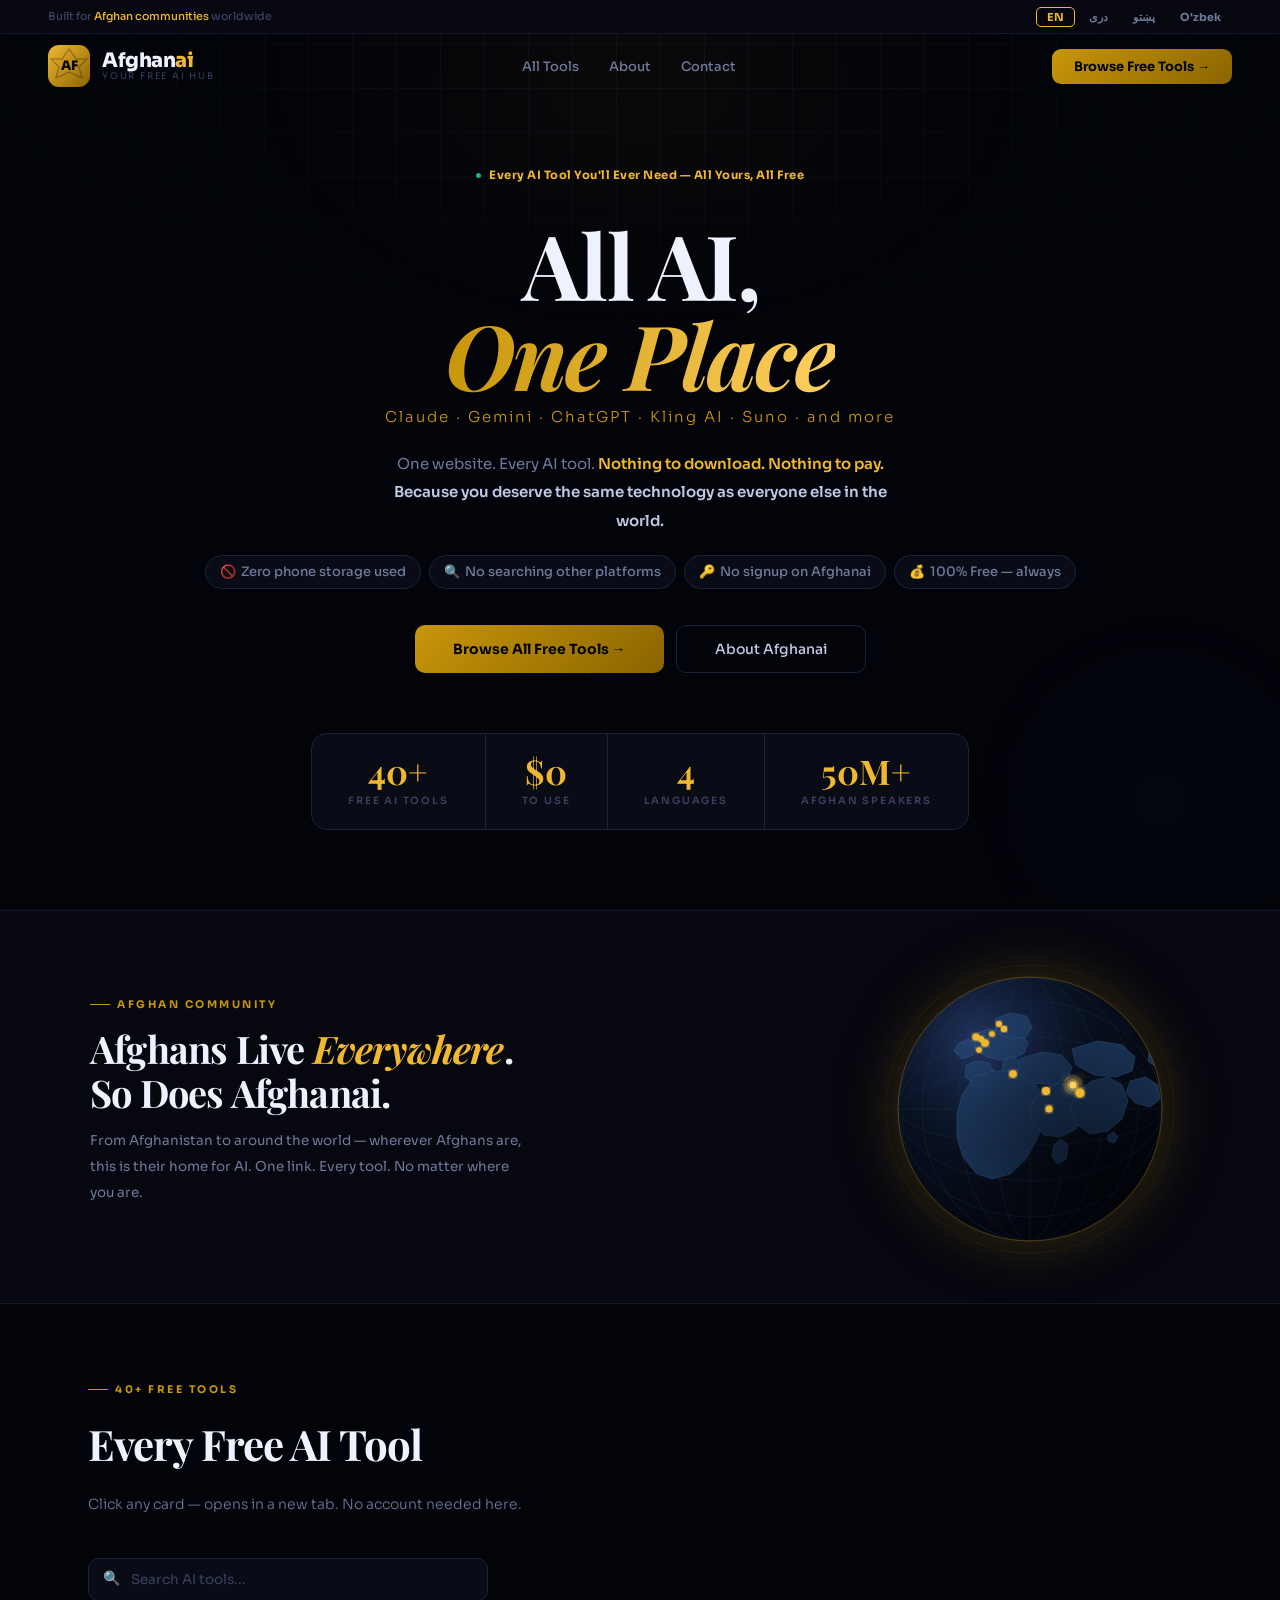
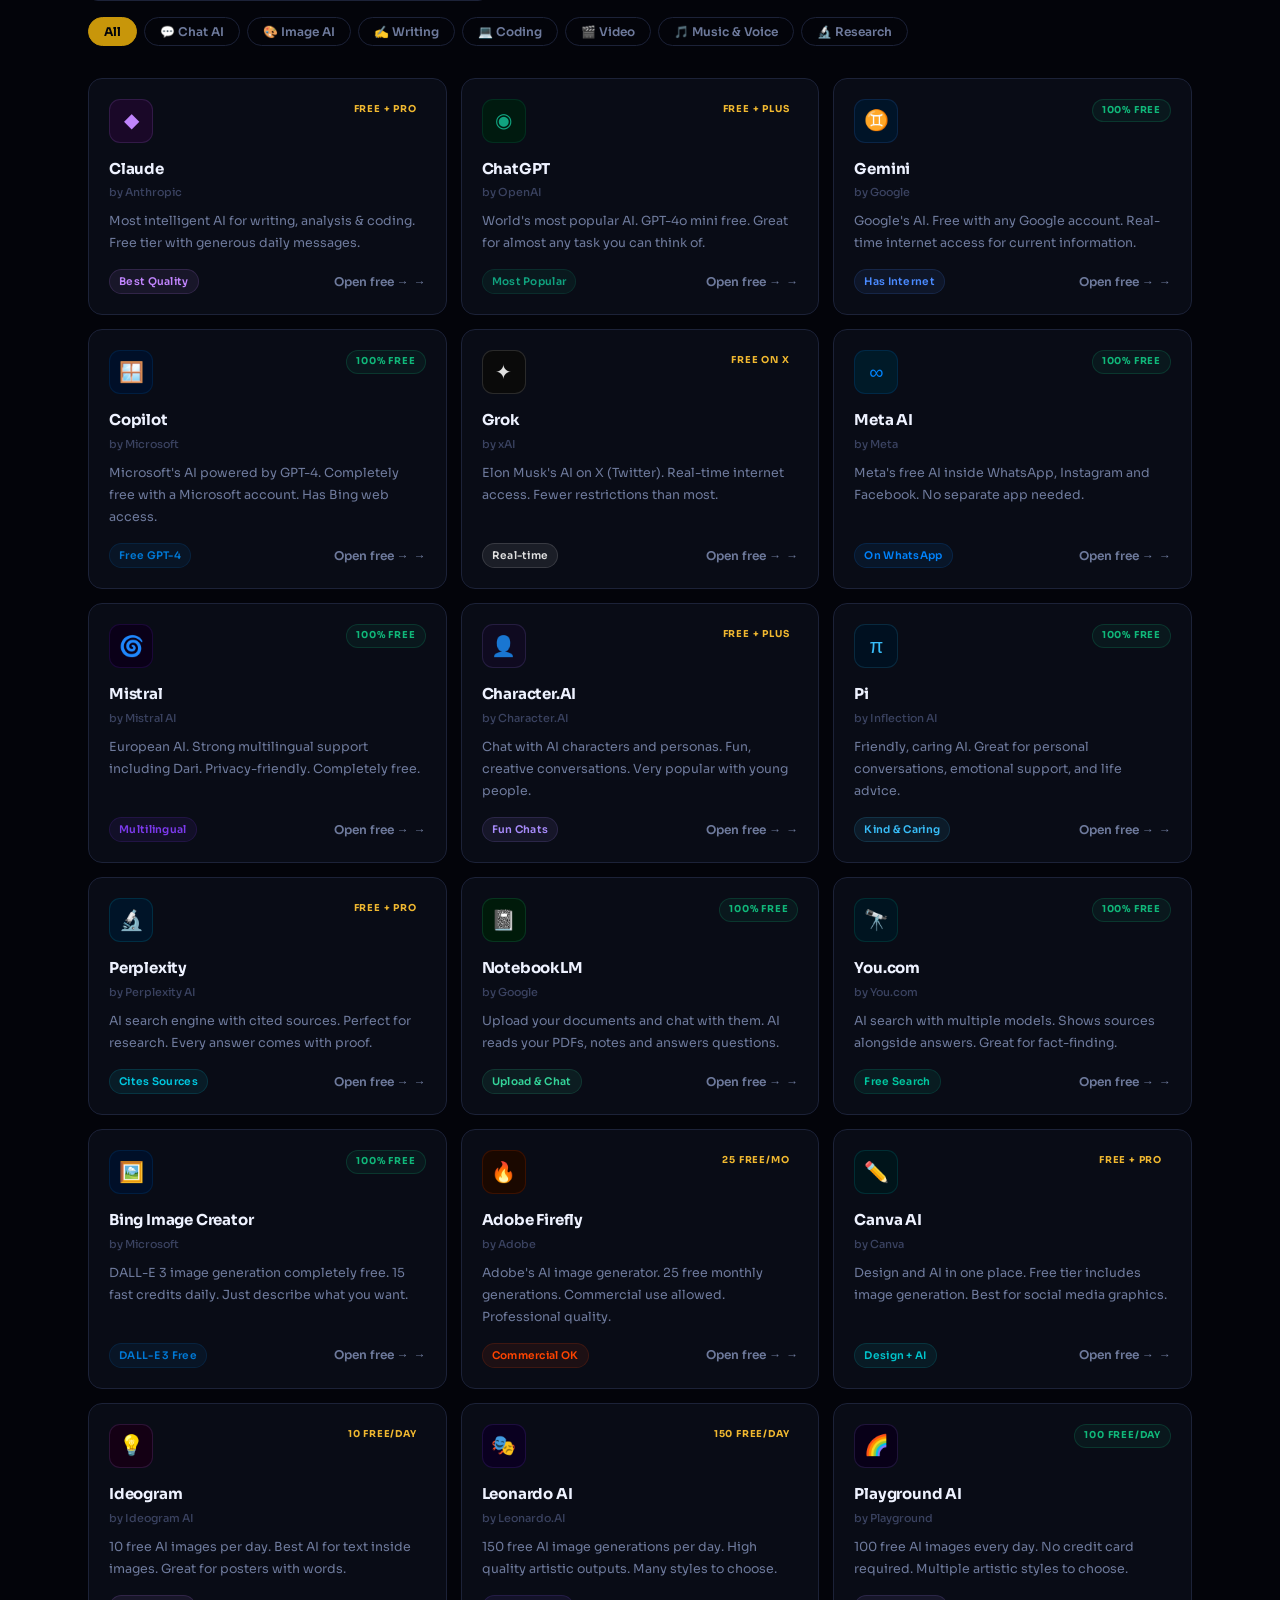
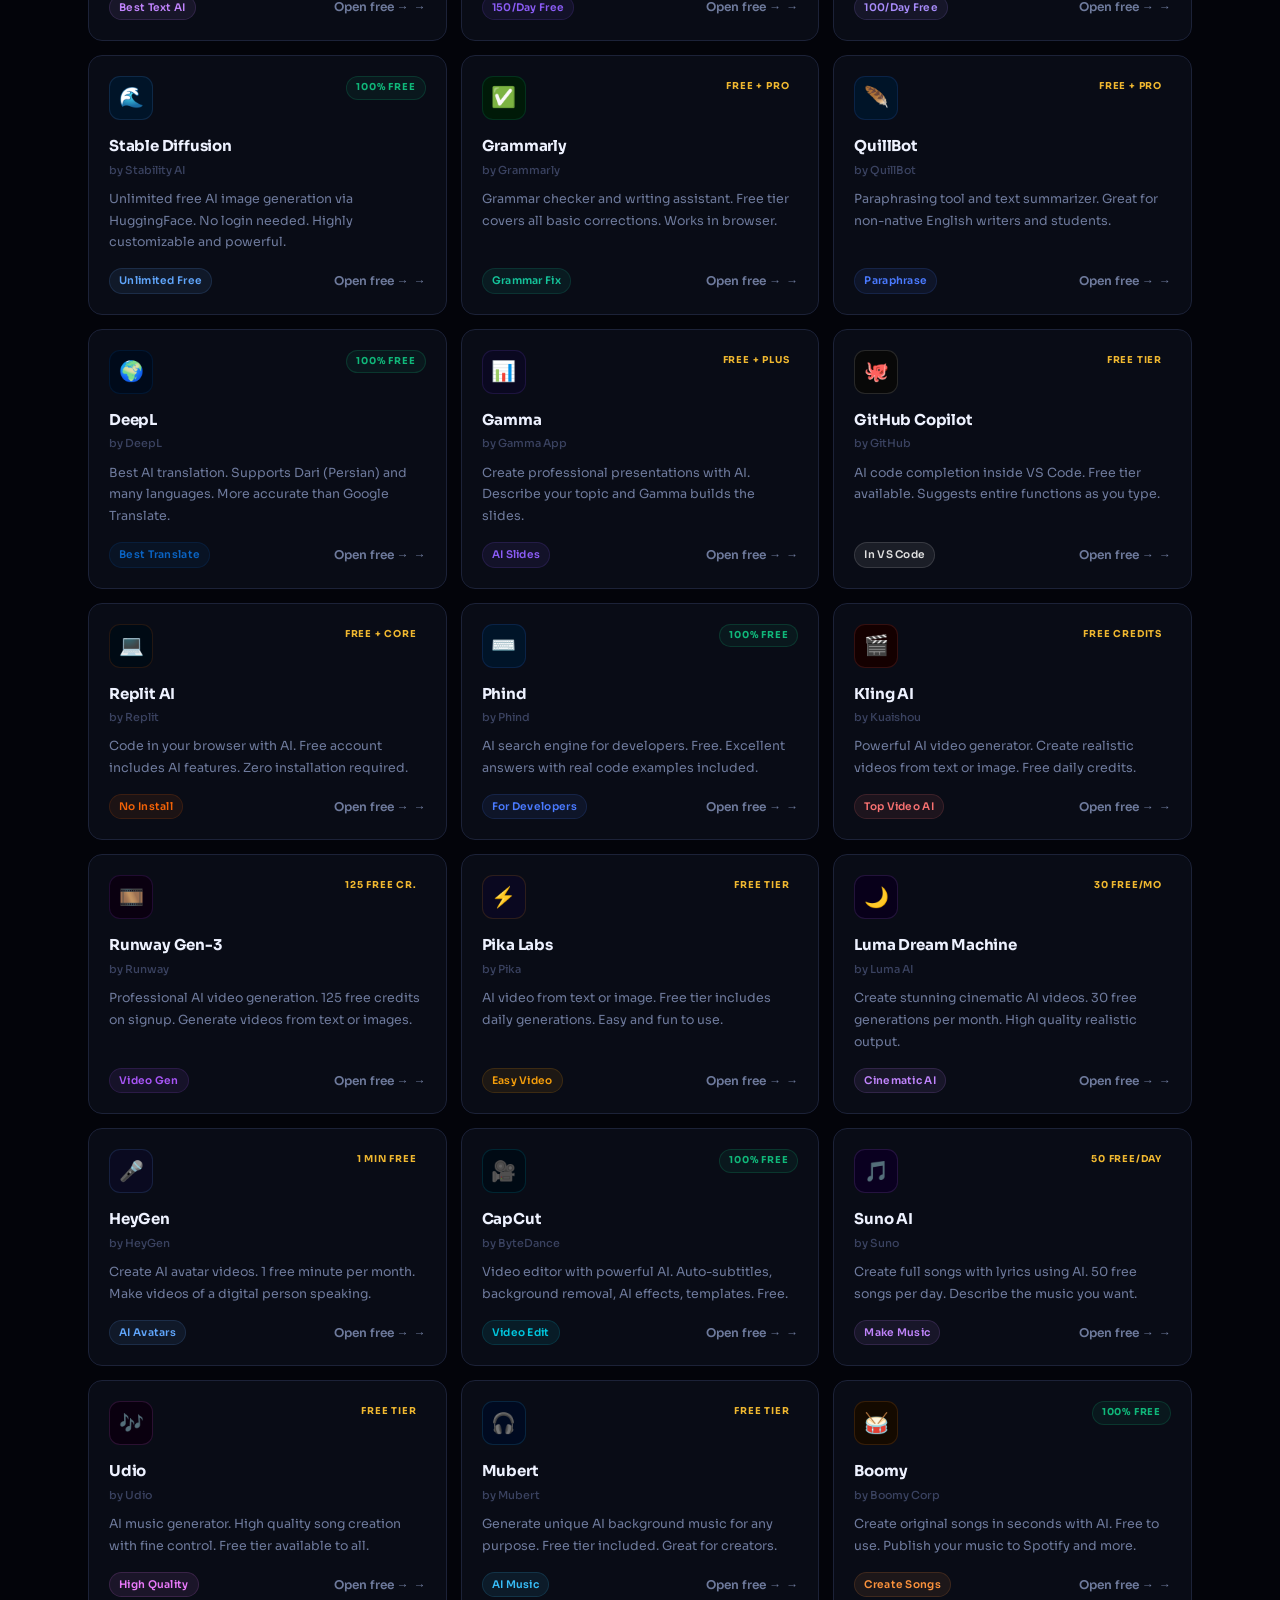
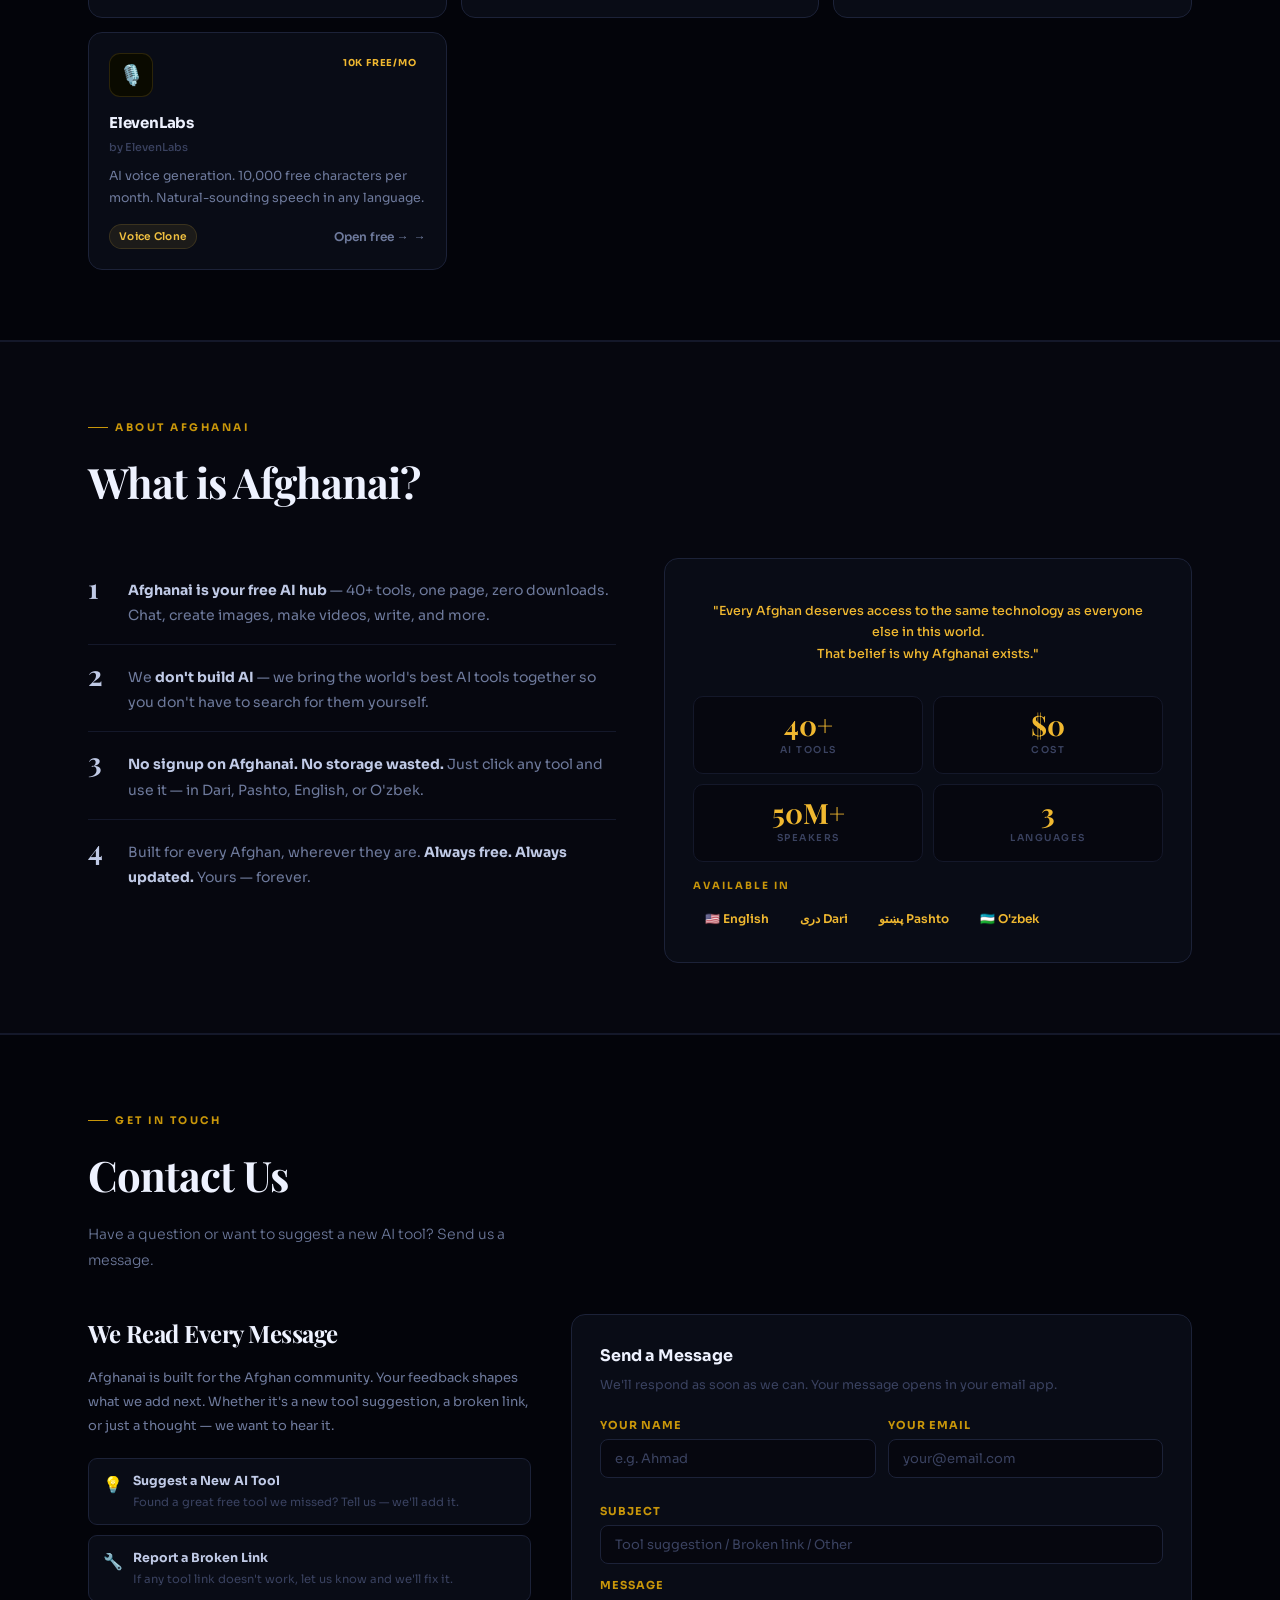
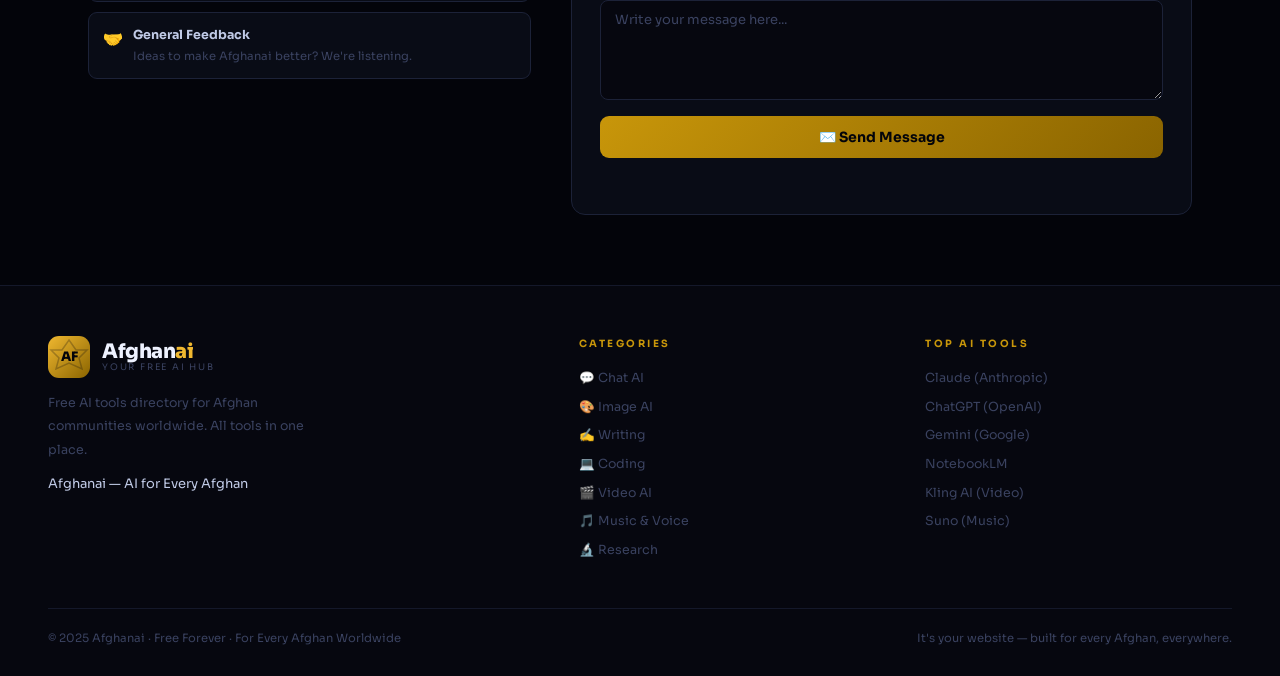
<file: index.html>
<!DOCTYPE html>
<html lang="en" dir="ltr">
<head>
<script async src="https://www.googletagmanager.com/gtag/js?id=G-VWGQX0F09V"></script>
<script>
  window.dataLayer = window.dataLayer || [];
  function gtag(){dataLayer.push(arguments);}
  gtag('js', new Date());
  gtag('config', 'G-VWGQX0F09V');
</script>
<meta charset="UTF-8"/>
<meta name="viewport" content="width=device-width, initial-scale=1.0"/>
<title>Afghanai — Your Free AI Hub</title>
<meta name="description" content="Afghanai — 40+ free AI tools in one place for Afghan communities worldwide. Chat, create images, make videos, write, translate and more. No download. No storage. Just click and use."/>
<link rel="preconnect" href="https://fonts.googleapis.com"/>
<link href="https://fonts.googleapis.com/css2?family=Sora:wght@300;400;500;600;700;800&family=Playfair+Display:ital,wght@0,700;1,600&display=swap" rel="stylesheet"/>
<style>
:root{
  --bg:#03040a;--surface:#06070f;--card:#090c16;--card2:#0d1020;
  --border:#14182a;--border2:#1c2238;
  --gold:#c8960a;--goldL:#f0b830;--goldXL:#ffd060;--goldD:#8a6400;
  --white:#eef2ff;--text:#c0cae6;--soft:#6e7a9c;--muted:#3a4260;
  --green:#10b87a;--gBg:#10b87a12;--gBd:#10b87a30;
  --blue:#4a8aff;--r:14px;
}
*,*::before,*::after{box-sizing:border-box;margin:0;padding:0}
html{scroll-behavior:smooth}
body{background:var(--bg);color:var(--text);font-family:'Sora',sans-serif;font-size:14px;line-height:1.65;overflow-x:hidden}
a{text-decoration:none;color:inherit}
button{cursor:pointer;font-family:inherit}
::-webkit-scrollbar{width:4px}
::-webkit-scrollbar-track{background:var(--bg)}
::-webkit-scrollbar-thumb{background:var(--gold)50;border-radius:2px}
::selection{background:var(--gold)25;color:var(--white)}

/* BG */
.bg-wrap{position:fixed;inset:0;z-index:0;pointer-events:none;overflow:hidden}
.bg-grid{position:absolute;inset:0;
  background-image:linear-gradient(var(--border) 1px,transparent 1px),linear-gradient(90deg,var(--border) 1px,transparent 1px);
  background-size:44px 44px;
  mask-image:radial-gradient(ellipse 80% 50% at 50% 0%,black 0%,transparent 80%);opacity:.5}
.bg-orb1{position:absolute;top:-180px;left:50%;transform:translateX(-50%);
  width:800px;height:520px;background:radial-gradient(ellipse,#c8960a0a 0%,transparent 70%);
  border-radius:50%;animation:breathe 9s ease-in-out infinite}
.bg-orb2{position:absolute;bottom:-100px;right:-80px;
  width:400px;height:400px;background:radial-gradient(circle,#4a8aff06 0%,transparent 70%);
  border-radius:50%;animation:breathe 13s ease-in-out 4s infinite}
.bg-line{position:absolute;top:0;left:50%;width:1px;height:35%;
  background:linear-gradient(to bottom,var(--gold)25,transparent);transform:translateX(-50%)}
@keyframes breathe{0%,100%{opacity:.5;transform:translateX(-50%) scale(1)}50%{opacity:1;transform:translateX(-50%) scale(1.04)}}

/* LANG BAR */
.lang-bar{position:fixed;top:0;left:0;right:0;z-index:200;background:var(--surface);
  border-bottom:1px solid var(--border);padding:0 clamp(1rem,4vw,3rem);height:34px;
  display:flex;align-items:center;justify-content:space-between}
.lang-bar-left{font-size:11px;color:var(--muted);font-weight:500}
.lang-bar-left span{color:var(--goldL)}
.lang-btns{display:flex;gap:3px}
.lang-btn{background:transparent;border:1px solid transparent;color:var(--soft);
  padding:2px 10px;border-radius:5px;font-size:11px;font-weight:700;transition:all .2s}
.lang-btn.active{background:var(--gold)18;border-color:var(--gold)45;color:var(--goldL)}
.lang-btn:hover:not(.active){color:var(--text);border-color:var(--border2)}

/* NAV */
nav{position:fixed;top:34px;left:0;right:0;z-index:100;padding:0 clamp(1rem,4vw,3rem);transition:all .3s}
nav.scrolled{background:rgba(3,4,10,.96);backdrop-filter:blur(20px);
  border-bottom:1px solid var(--border);box-shadow:0 4px 32px rgba(0,0,0,.5)}
.nav-inner{max-width:1200px;margin:0 auto;display:flex;align-items:center;justify-content:space-between;height:64px}
.logo{display:flex;align-items:center;gap:12px;cursor:pointer}
.logo-mark{width:42px;height:42px;border-radius:11px;flex-shrink:0;
  background:linear-gradient(135deg,var(--goldL),var(--goldD));
  display:flex;align-items:center;justify-content:center;
  box-shadow:0 0 0 1px var(--gold)35,0 6px 24px var(--gold)30;position:relative;overflow:hidden}
.logo-mark::before{content:'';position:absolute;inset:0;
  background:url("data:image/svg+xml,%3Csvg viewBox='0 0 42 42' xmlns='http://www.w3.org/2000/svg'%3E%3Cpolygon points='21,4 28,14 39,14 31,22 34,33 21,27 8,33 11,22 3,14 14,14' fill='none' stroke='%2304050c' stroke-width='1.5' opacity='0.25'/%3E%3C/svg%3E") center/cover}
.logo-mark-inner{font-size:13px;font-weight:800;color:#03040a;letter-spacing:-.5px;font-family:'Sora',sans-serif;position:relative;z-index:1}
.logo-text{line-height:1}
.logo-name{font-size:20px;font-weight:800;color:var(--white);letter-spacing:-.5px}
.logo-name span{color:var(--goldL)}
.logo-sub{font-size:9px;color:var(--muted);letter-spacing:1.8px;margin-top:1px;text-transform:uppercase}
.nav-links{display:flex;align-items:center;gap:2px}
.nav-link{background:transparent;border:none;color:var(--soft);padding:7px 14px;border-radius:7px;
  font-size:13px;font-weight:500;transition:all .2s;white-space:nowrap}
.nav-link:hover{color:var(--text);background:var(--card)}
.nav-cta{background:linear-gradient(135deg,var(--gold),var(--goldD));color:#03040a;
  padding:9px 22px;border-radius:9px;font-size:13px;font-weight:700;border:none;
  box-shadow:0 4px 20px var(--gold)35;transition:all .25s;white-space:nowrap;margin-left:8px}
.nav-cta:hover{transform:translateY(-2px);box-shadow:0 8px 28px var(--gold)50}
.hamburger{display:none;background:none;border:none;color:var(--text);font-size:20px}

/* HERO */
.hero{min-height:100vh;display:flex;flex-direction:column;align-items:center;justify-content:center;
  padding:160px clamp(1rem,4vw,3rem) 80px;text-align:center;position:relative;z-index:1}
.hero-badge{display:inline-flex;align-items:center;gap:8px;background:var(--gold)0e;
  border:1px solid var(--gold)28;border-radius:100px;padding:6px 18px;margin-bottom:28px;
  animation:fadeUp .6s ease both}
.hero-badge-dot{width:5px;height:5px;border-radius:50%;background:var(--green);animation:pulse 2s infinite}
.hero-badge-text{font-size:11.5px;color:var(--goldL);font-weight:700;letter-spacing:.5px}
.hero-title{font-family:'Playfair Display',serif;font-size:clamp(42px,8vw,90px);
  font-weight:700;line-height:1.0;color:var(--white);
  margin-bottom:6px;animation:fadeUp .7s ease .05s both;letter-spacing:-2px}
.hero-title-accent{font-style:italic;
  background:linear-gradient(90deg,var(--gold),var(--goldXL),var(--gold));
  background-size:200%;-webkit-background-clip:text;-webkit-text-fill-color:transparent;
  animation:fadeUp .7s ease .05s both,shimmer 4s linear infinite}
.hero-sub-lang{font-size:clamp(12px,1.6vw,15px);color:var(--gold);
  font-weight:300;margin-bottom:20px;letter-spacing:2px;
  animation:fadeUp .7s ease .08s both;opacity:.75}
.hero-taglines{margin-bottom:20px;animation:fadeUp .7s ease .1s both}
.hero-tagline-main{font-size:clamp(13px,1.5vw,15px);color:var(--soft);line-height:1.9;
  max-width:540px;margin:0 auto}
.hero-tagline-main strong{color:var(--text);font-weight:600}
.hero-tagline-main em{color:var(--goldL);font-style:normal;font-weight:600}
.hero-pills{display:flex;flex-wrap:wrap;justify-content:center;gap:8px;
  margin-bottom:36px;animation:fadeUp .7s ease .12s both}
.hero-pill{display:flex;align-items:center;gap:5px;background:var(--card);
  border:1px solid var(--border2);border-radius:100px;padding:5px 14px;
  font-size:11.5px;color:var(--soft);font-weight:500}
.hero-pill span{font-size:13px}
.hero-actions{display:flex;gap:12px;flex-wrap:wrap;justify-content:center;
  margin-bottom:60px;animation:fadeUp .7s ease .14s both}
.btn-gold{background:linear-gradient(135deg,var(--gold),var(--goldD));color:#03040a;border:none;
  padding:14px 38px;border-radius:10px;font-size:14px;font-weight:700;font-family:inherit;
  box-shadow:0 8px 28px var(--gold)40;transition:all .3s}
.btn-gold:hover{transform:translateY(-3px);box-shadow:0 14px 40px var(--gold)55}
.btn-outline{background:transparent;color:var(--text);border:1px solid var(--border2);
  padding:14px 38px;border-radius:10px;font-size:14px;font-weight:500;font-family:inherit;transition:all .3s}
.btn-outline:hover{border-color:var(--gold)50;color:var(--goldL);background:var(--gold)06}

/* STATS */
.hero-stats{display:flex;flex-wrap:wrap;justify-content:center;
  animation:fadeUp .7s ease .16s both;border:1px solid var(--border2);
  border-radius:16px;overflow:hidden;background:var(--card)}
.stat-item{padding:20px 36px;text-align:center;border-right:1px solid var(--border2)}
.stat-item:last-child{border-right:none}
.stat-n{font-family:'Playfair Display',serif;font-size:34px;color:var(--goldL);line-height:1;font-weight:700}
.stat-l{font-size:10px;color:var(--muted);letter-spacing:1.8px;text-transform:uppercase;margin-top:5px;font-weight:600}

/* GLOBE SECTION */
.globe-section{position:relative;z-index:1;padding:48px clamp(1rem,4vw,3rem) 44px;
  background:var(--surface);border-top:1px solid var(--border);border-bottom:1px solid var(--border)}
.globe-inner{max-width:1100px;margin:0 auto;display:grid;
  grid-template-columns:1fr 320px;gap:48px;align-items:center}
.globe-text-side{}
.globe-eyebrow{display:inline-flex;align-items:center;gap:7px;font-size:10.5px;color:var(--gold);
  font-weight:700;letter-spacing:2.5px;text-transform:uppercase;margin-bottom:14px}
.globe-eyebrow::before{content:'';width:20px;height:1px;background:var(--gold)}
.globe-heading{font-family:'Playfair Display',serif;font-size:clamp(24px,3.5vw,38px);
  color:var(--white);font-weight:700;letter-spacing:-.8px;margin-bottom:14px;line-height:1.15}
.globe-heading span{color:var(--goldL);font-style:italic}
.globe-desc{font-size:13.5px;color:var(--soft);line-height:1.9;margin-bottom:24px;max-width:440px}
.globe-countries{display:flex;flex-wrap:wrap;gap:6px}
.globe-ctag{background:var(--card);border:1px solid var(--border2);border-radius:100px;
  padding:4px 12px;font-size:11.5px;color:var(--muted);font-weight:600}
.globe-ctag-highlight{background:var(--gold)10;border-color:var(--gold)25;color:var(--goldL)}
.globe-visual-side{display:flex;flex-direction:column;align-items:center;gap:12px}
.globe-wrap{position:relative;width:300px;height:300px}
.globe-svg{width:300px;height:300px;filter:drop-shadow(0 0 30px rgba(200,150,10,.25))}
.globe-note-row{display:flex;align-items:center;gap:8px}
.globe-note-dot{width:8px;height:8px;border-radius:50%;background:var(--goldL);
  box-shadow:0 0 8px var(--gold);animation:pulse 2s infinite}
.globe-note-home{width:10px;height:10px;border-radius:50%;background:var(--goldXL);
  box-shadow:0 0 12px var(--goldL);animation:pulse 1.5s infinite}
.globe-note-text{font-size:10.5px;color:var(--muted);font-weight:500}
/* Dot animations */
@keyframes dotPulse{0%,100%{opacity:.65}50%{opacity:1}}
@keyframes homePulse{0%,100%{opacity:1;transform:scale(1)}50%{opacity:.7;transform:scale(1.4)}}
.d-pulse{animation:dotPulse 2.5s ease-in-out infinite}
.d-pulse:nth-child(2n+1){animation-delay:.5s}
.d-pulse:nth-child(3n+1){animation-delay:1s}
.d-pulse:nth-child(4n+1){animation-delay:1.5s}
.h-pulse{animation:homePulse 1.8s ease-in-out infinite;transform-origin:193px 126px}

/* SECTION */
.section{position:relative;z-index:1}
.section-inner{max-width:1200px;margin:0 auto;padding:70px clamp(1rem,4vw,3rem)}
.section-header{margin-bottom:40px}
.section-eyebrow{display:inline-flex;align-items:center;gap:7px;font-size:10.5px;color:var(--gold);
  font-weight:700;letter-spacing:2.5px;text-transform:uppercase;margin-bottom:12px}
.section-eyebrow::before{content:'';width:20px;height:1px;background:var(--gold)}
.section-title{font-family:'Playfair Display',serif;font-size:clamp(26px,4vw,42px);
  color:var(--white);font-weight:700;margin-bottom:12px;letter-spacing:-1px}
.section-sub{font-size:14px;color:var(--soft);font-weight:300;max-width:480px;line-height:1.85}

/* SEARCH + FILTER */
.tools-controls{margin-bottom:32px}
.search-box{position:relative;margin-bottom:16px;max-width:400px}
.search-icon-el{position:absolute;left:15px;top:50%;transform:translateY(-50%);color:var(--muted);font-size:14px;pointer-events:none}
.search-input{width:100%;background:var(--card);border:1px solid var(--border2);border-radius:10px;
  color:var(--text);padding:12px 16px 12px 42px;font-family:inherit;font-size:13.5px;
  outline:none;transition:all .2s}
.search-input::placeholder{color:var(--muted)}
.search-input:focus{border-color:var(--gold)55;box-shadow:0 0 0 3px var(--gold)0a}
.filter-row{display:flex;gap:7px;flex-wrap:wrap}
.filter-btn{background:transparent;border:1px solid var(--border2);color:var(--soft);
  padding:6px 15px;border-radius:100px;font-size:12px;font-weight:600;
  font-family:inherit;transition:all .2s}
.filter-btn:hover{color:var(--text);background:var(--card2)}
.filter-btn.active{background:var(--gold);color:#03040a;border-color:var(--gold);font-weight:700}

/* TOOL CARDS */
.tools-grid{display:grid;grid-template-columns:repeat(auto-fill,minmax(270px,1fr));gap:14px}
.tool-card{background:var(--card);border:1px solid var(--border2);border-radius:var(--r);
  padding:20px;display:flex;flex-direction:column;transition:all .3s ease;
  position:relative;overflow:hidden;cursor:pointer;text-decoration:none;color:inherit}
.tool-card::after{content:'';position:absolute;top:0;left:0;right:0;height:2px;
  background:linear-gradient(90deg,var(--ac,var(--gold)),transparent);opacity:0;transition:opacity .3s}
.tool-card:hover{border-color:var(--ac,var(--gold))45;transform:translateY(-3px);
  box-shadow:0 16px 40px rgba(0,0,0,.4),0 0 0 1px var(--ac,var(--gold))15;background:var(--card2)}
.tool-card:hover::after{opacity:1}
.card-top{display:flex;align-items:flex-start;justify-content:space-between;margin-bottom:14px}
.card-icon{width:44px;height:44px;border-radius:11px;display:flex;align-items:center;
  justify-content:center;font-size:20px;flex-shrink:0;border:1px solid rgba(255,255,255,.06)}
.card-badge{font-size:9.5px;font-weight:700;padding:3px 9px;border-radius:20px;
  letter-spacing:.8px;text-transform:uppercase;white-space:nowrap}
.badge-free{background:var(--gBg);color:var(--green);border:1px solid var(--gBd)}
.badge-freemium{background:var(--gold)12;color:var(--goldL);border:1px solid var(--gold)25}
.card-name{font-size:15px;font-weight:700;color:var(--white);margin-bottom:2px;letter-spacing:-.2px}
.card-maker{font-size:11px;color:var(--muted);font-weight:500;margin-bottom:10px}
.card-desc{font-size:12.5px;color:var(--soft);line-height:1.75;flex:1;margin-bottom:14px}
.card-footer{display:flex;align-items:center;justify-content:space-between}
.card-tag{font-size:10.5px;font-weight:600;padding:3px 9px;border-radius:20px;letter-spacing:.3px}
.card-open{display:flex;align-items:center;gap:5px;font-size:12px;font-weight:600;color:var(--soft);transition:all .2s}
.tool-card:hover .card-open{color:var(--white)}
.card-arrow{transition:transform .2s}
.tool-card:hover .card-arrow{transform:translateX(3px)}

/* DIVIDER */
.divider{border:none;border-top:1px solid var(--border);margin:0;position:relative;z-index:1}

/* ABOUT */
.about-wrap{display:grid;grid-template-columns:1fr 1fr;gap:48px;align-items:start}
.about-4lines{display:flex;flex-direction:column;gap:0}
.about-line{display:flex;align-items:flex-start;gap:12px;
  padding:16px 0;border-bottom:1px solid var(--border)}
.about-line:last-child{border-bottom:none}
.about-line-num{font-family:'Playfair Display',serif;font-size:28px;color:var(--gold)20;
  font-weight:700;line-height:1;flex-shrink:0;min-width:28px}
.about-line-text{font-size:14px;color:var(--soft);line-height:1.8;padding-top:4px}
.about-line-text strong{color:var(--text)}
.about-right{background:var(--card);border:1px solid var(--border2);
  border-radius:var(--r);padding:28px;display:flex;flex-direction:column;gap:16px}
.about-stat-grid{display:grid;grid-template-columns:1fr 1fr;gap:10px}
.about-stat{text-align:center;padding:14px;background:var(--surface);
  border-radius:10px;border:1px solid var(--border)}
.about-stat-n{font-family:'Playfair Display',serif;font-size:28px;color:var(--goldL);font-weight:700;line-height:1}
.about-stat-l{font-size:9.5px;color:var(--muted);letter-spacing:1.5px;text-transform:uppercase;margin-top:4px;font-weight:600}
.about-langs{display:flex;gap:7px;flex-wrap:wrap}
.about-lang{background:var(--gold)0e;border:1px solid var(--gold)22;
  border-radius:6px;padding:5px 12px;font-size:12px;color:var(--goldL);font-weight:600}
.about-trust{background:var(--gold)06;border:1px solid var(--gold)18;
  border-radius:10px;padding:14px 16px;font-size:12.5px;color:var(--goldL);
  line-height:1.75;font-weight:500;text-align:center}

/* CONTACT FORM */
.contact-grid{display:grid;grid-template-columns:1fr 1.4fr;gap:40px;align-items:start}
.contact-info{}
.contact-info-title{font-family:'Playfair Display',serif;font-size:24px;
  color:var(--white);font-weight:700;margin-bottom:12px;letter-spacing:-.5px}
.contact-info-desc{font-size:13px;color:var(--soft);line-height:1.85;margin-bottom:20px}
.contact-items{display:flex;flex-direction:column;gap:10px}
.contact-item{display:flex;align-items:flex-start;gap:10px;padding:12px 14px;
  background:var(--card);border:1px solid var(--border2);border-radius:9px}
.contact-item-icon{font-size:16px;flex-shrink:0;margin-top:1px}
.contact-item-title{font-size:12.5px;font-weight:700;color:var(--text);margin-bottom:2px}
.contact-item-sub{font-size:11.5px;color:var(--muted);line-height:1.6}
.contact-form-wrap{background:var(--card);border:1px solid var(--border2);
  border-radius:var(--r);padding:28px}
.contact-form-title{font-size:16px;font-weight:700;color:var(--white);margin-bottom:6px}
.contact-form-sub{font-size:12.5px;color:var(--muted);margin-bottom:20px;line-height:1.65}
.form-row{display:grid;grid-template-columns:1fr 1fr;gap:12px;margin-bottom:12px}
.form-field{display:flex;flex-direction:column;gap:5px;margin-bottom:12px}
.form-label{font-size:11px;color:var(--gold);font-weight:700;letter-spacing:1px;text-transform:uppercase}
.form-input{background:var(--surface);border:1px solid var(--border2);border-radius:8px;
  color:var(--text);padding:10px 14px;font-family:inherit;font-size:13px;outline:none;
  transition:all .2s;width:100%}
.form-input::placeholder{color:var(--muted)}
.form-input:focus{border-color:var(--gold)55;box-shadow:0 0 0 3px var(--gold)08}
.form-textarea{resize:vertical;min-height:100px;max-height:180px}
.form-submit{width:100%;background:linear-gradient(135deg,var(--gold),var(--goldD));
  color:#03040a;border:none;padding:12px 24px;border-radius:9px;
  font-size:14px;font-weight:700;font-family:inherit;
  box-shadow:0 4px 20px var(--gold)35;transition:all .3s;cursor:pointer;margin-top:4px}
.form-submit:hover{transform:translateY(-2px);box-shadow:0 8px 28px var(--gold)50}
.form-status{font-size:12.5px;margin-top:10px;min-height:18px;text-align:center;font-weight:600}

/* FOOTER */
footer{background:var(--surface);border-top:1px solid var(--border);
  padding:50px clamp(1rem,4vw,3rem) 28px;position:relative;z-index:1}
.footer-inner{max-width:1200px;margin:0 auto}
.footer-top{display:grid;grid-template-columns:1.6fr 1fr 1fr;gap:40px;margin-bottom:40px}
.footer-brand-desc{font-size:12.5px;color:var(--muted);line-height:1.9;margin-top:14px;max-width:260px}
.footer-tagline{font-size:13px;color:var(--gold)70;margin-top:10px}
.footer-col-title{font-size:10px;color:var(--gold);font-weight:700;letter-spacing:2.5px;
  text-transform:uppercase;margin-bottom:16px}
.footer-link{display:block;font-size:12.5px;color:var(--muted);margin-bottom:8px;transition:color .2s}
.footer-link:hover{color:var(--goldL)}
.footer-bottom{border-top:1px solid var(--border);padding-top:20px;
  display:flex;justify-content:space-between;align-items:center;flex-wrap:wrap;gap:10px}
.footer-copy{font-size:11.5px;color:var(--muted)}
.footer-love{font-size:11.5px;color:var(--muted)}
.footer-love span{color:var(--gold)}

/* ANIMATIONS */
@keyframes fadeUp{from{opacity:0;transform:translateY(22px)}to{opacity:1;transform:translateY(0)}}
@keyframes pulse{0%,100%{opacity:1;transform:scale(1)}50%{opacity:.35;transform:scale(.8)}}
@keyframes shimmer{from{background-position:-200% center}to{background-position:200% center}}
.fade-up{opacity:0;transform:translateY(20px);transition:opacity .6s ease,transform .6s ease}
.fade-up.show{opacity:1;transform:translateY(0)}
.section-dark{background:var(--surface);border-top:1px solid var(--border);border-bottom:1px solid var(--border)}
.no-results{grid-column:1/-1;text-align:center;padding:60px 20px}
.no-results-icon{font-size:40px;margin-bottom:12px}
.no-results-text{font-size:16px;font-weight:600;color:var(--soft);margin-bottom:6px}
.no-results-sub{font-size:12.5px;color:var(--muted)}


/* ── RESPONSIVE ── */

/* Tablet (960px) */
@media(max-width:960px){
  .globe-inner{grid-template-columns:1fr;text-align:center}
  .globe-visual-side{align-items:center}
  .globe-countries{justify-content:center}
  .about-wrap,.contact-grid,.footer-top{grid-template-columns:1fr}
  .nav-links{display:none}
  .hamburger{display:block}
  .section-inner{padding:50px clamp(1rem,4vw,2rem)}
  .about-right{display:none}
}

/* Mobile large (600px) */
@media(max-width:600px){
  /* Lang bar — scroll on overflow */
  .lang-bar{padding:0 12px;gap:6px}
  .lang-bar-left{font-size:10px;white-space:nowrap;overflow:hidden;text-overflow:ellipsis;max-width:140px}
  .lang-btns{gap:2px}
  .lang-btn{padding:2px 7px;font-size:10px}

  /* Nav */
  nav{padding:0 14px}
  .logo-name{font-size:17px}
  .logo-sub{display:none}
  .nav-cta{padding:8px 14px;font-size:12px;margin-left:4px}

  /* Hero */
  .hero{padding:130px 16px 60px;min-height:auto}
  .hero-badge{padding:5px 14px;margin-bottom:20px}
  .hero-badge-text{font-size:10.5px}
  .hero-sub-lang{font-size:12px;letter-spacing:1px;margin-bottom:14px}
  .hero-taglines{margin-bottom:16px}
  .hero-tagline-main{font-size:13px}
  .hero-pills{gap:6px;margin-bottom:28px}
  .hero-pill{font-size:10.5px;padding:4px 10px}
  .hero-actions{flex-direction:column;align-items:stretch;gap:10px;margin-bottom:40px}
  .btn-gold,.btn-outline{text-align:center;padding:13px 24px;font-size:13.5px}

  /* Stats — 2x2 grid */
  .hero-stats{display:grid;grid-template-columns:1fr 1fr;border-radius:12px}
  .stat-item{padding:14px 10px;border-right:none;border-bottom:1px solid var(--border2)}
  .stat-item:nth-child(odd){border-right:1px solid var(--border2)}
  .stat-item:nth-child(3),.stat-item:nth-child(4){border-bottom:none}
  .stat-n{font-size:28px}
  .stat-l{font-size:9px;letter-spacing:1px}

  /* Globe section */
  .globe-section{padding:32px 16px}
  .globe-wrap{width:260px;height:260px}
  .globe-svg{width:260px;height:260px}
  .globe-heading{font-size:22px}
  .globe-desc{font-size:13px}
  .globe-countries{gap:5px}
  .globe-ctag{font-size:10.5px;padding:3px 10px}

  /* Tools */
  .section-inner{padding:40px 14px}
  .tools-grid{grid-template-columns:1fr}
  .search-box{max-width:100%}
  .filter-row{gap:5px}
  .filter-btn{font-size:11px;padding:5px 11px}

  /* About */
  .about-4lines .about-line{padding:13px 0}
  .about-line-text{font-size:13px}

  /* Contact form */
  .form-row{grid-template-columns:1fr}
  .contact-form-wrap{padding:20px 16px}

  /* Footer */
  .footer-top{grid-template-columns:1fr;gap:24px}
  .footer-bottom{flex-direction:column;text-align:center;gap:6px}
  footer{padding:36px 16px 24px}
}

/* Mobile small (375px) */
@media(max-width:375px){
  .hero-title{font-size:38px;letter-spacing:-1px}
  .globe-wrap{width:230px;height:230px}
  .globe-svg{width:230px;height:230px}
  .lang-bar-left{display:none}
  .hero-badge-text{font-size:10px}
}

</style>
</head>
<body>

<div class="bg-wrap">
  <div class="bg-grid"></div>
  <div class="bg-orb1"></div>
  <div class="bg-orb2"></div>
  <div class="bg-line"></div>
</div>

<!-- LANG BAR -->
<div class="lang-bar">
  <div class="lang-bar-left" id="langBarText">Built for <span>Afghan communities</span> worldwide</div>
  <div class="lang-btns">
    <button class="lang-btn active" onclick="setLang('en')">EN</button>
    <button class="lang-btn" onclick="setLang('fa')">دری</button>
    <button class="lang-btn" onclick="setLang('ps')">پښتو</button>
    <button class="lang-btn" onclick="setLang('uz')">O'zbek</button>
  </div>
</div>

<!-- NAV -->
<nav id="navbar">
  <div class="nav-inner">
    <div class="logo" onclick="scrollToId('top')">
      <div class="logo-mark"><span class="logo-mark-inner">AF</span></div>
      <div class="logo-text">
        <div class="logo-name">Afghan<span>ai</span></div>
        <div class="logo-sub" id="navTagline">Your Free AI Hub</div>
      </div>
    </div>
    <div class="nav-links" id="navLinks">
      <button class="nav-link" onclick="scrollToId('tools')" id="nl1">All Tools</button>
      <button class="nav-link" onclick="scrollToId('about')" id="nl2">About</button>
      <button class="nav-link" onclick="scrollToId('contact')" id="nl3">Contact</button>
    </div>
    <button class="nav-cta" id="navCta" onclick="scrollToId('tools')">Browse Free Tools →</button>
    <button class="hamburger" onclick="toggleMenu()">☰</button>
  </div>
</nav>

<!-- HERO -->
<div class="hero" id="top">
  <div class="hero-badge">
    <div class="hero-badge-dot"></div>
    <span class="hero-badge-text" id="heroBadge">Every AI Tool You'll Ever Need — All Yours, All Free</span>
  </div>

  <h1 class="hero-title">
    <span id="heroLine1">All AI,</span><br/>
    <span class="hero-title-accent" id="heroLine2">One Place</span>
  </h1>

  <div class="hero-sub-lang" id="heroDari">Claude · Gemini · ChatGPT · Kling AI · Suno · و بیشتر</div>

  <div class="hero-taglines">
    <p class="hero-tagline-main" id="heroSub">
      One website. Every AI tool. <em>Nothing to download. Nothing to pay.</em><br/>
      <strong>Because you deserve the same technology as everyone else in the world.</strong>
    </p>
  </div>

  <div class="hero-pills">
    <div class="hero-pill"><span>🚫</span> <span id="pill1">Zero phone storage used</span></div>
    <div class="hero-pill"><span>🔍</span> <span id="pill2">No searching other platforms</span></div>
    <div class="hero-pill"><span>🔑</span> <span id="pill3">No signup on Afghanai</span></div>
    <div class="hero-pill"><span>💰</span> <span id="pill4">100% Free — always</span></div>
  </div>

  <div class="hero-actions">
    <button class="btn-gold" onclick="scrollToId('tools')" id="heroCta1">Browse All Free Tools →</button>
    <button class="btn-outline" onclick="scrollToId('about')" id="heroCta2">About Afghanai</button>
  </div>

  <div class="hero-stats">
    <div class="stat-item">
      <div class="stat-n">40+</div>
      <div class="stat-l" id="stat1">Free AI Tools</div>
    </div>
    <div class="stat-item">
      <div class="stat-n">$0</div>
      <div class="stat-l" id="stat2">To Use</div>
    </div>
    <div class="stat-item">
      <div class="stat-n">4</div>
      <div class="stat-l" id="stat3">Languages</div>
    </div>
    <div class="stat-item">
      <div class="stat-n">50M+</div>
      <div class="stat-l" id="stat4">Afghan Speakers</div>
    </div>
  </div>
</div>

<!-- GLOBE SECTION -->
<div class="globe-section">
  <div class="globe-inner">
    <div class="globe-text-side">
      <div class="globe-eyebrow" id="globeEyebrow">Afghan Community</div>
      <h2 class="globe-heading" id="globeHeading">Afghans Live <span>Everywhere</span>.<br/>So Does Afghanai.</h2>
      <p class="globe-desc" id="globeDesc">Wherever Afghans are in the world, AIVA is with them.<br/>One link. Every AI tool. Always free.</p>
    </div>

    <div class="globe-visual-side">
      <!-- 3D Globe SVG — orthographic projection centered ~50°E, 20°N -->
      <div class="globe-wrap">
        <svg class="globe-svg" viewBox="0 0 300 300" xmlns="http://www.w3.org/2000/svg">
          <defs>
            <radialGradient id="gBg" cx="35%" cy="28%" r="72%">
              <stop offset="0%" stop-color="#162245"/>
              <stop offset="55%" stop-color="#08101e"/>
              <stop offset="100%" stop-color="#030610"/>
            </radialGradient>
            <radialGradient id="gShine" cx="28%" cy="22%" r="52%">
              <stop offset="0%" stop-color="#5080d0" stop-opacity=".2"/>
              <stop offset="100%" stop-color="transparent"/>
            </radialGradient>
            <radialGradient id="gEdge" cx="72%" cy="72%" r="55%">
              <stop offset="0%" stop-color="#000" stop-opacity=".55"/>
              <stop offset="100%" stop-color="transparent"/>
            </radialGradient>
            <clipPath id="gc"><circle cx="150" cy="150" r="132"/></clipPath>
            <filter id="fDot"><feGaussianBlur stdDeviation="2.2" result="b"/>
              <feMerge><feMergeNode in="b"/><feMergeNode in="SourceGraphic"/></feMerge></filter>
            <filter id="fHome"><feGaussianBlur stdDeviation="4.5" result="b"/>
              <feMerge><feMergeNode in="b"/><feMergeNode in="SourceGraphic"/></feMerge></filter>
            <filter id="fGlow"><feGaussianBlur stdDeviation="6" result="b"/>
              <feMerge><feMergeNode in="b"/><feMergeNode in="SourceGraphic"/></feMerge></filter>
          </defs>

          <!-- Outer glow -->
          <circle cx="150" cy="150" r="144" fill="none" stroke="#c8960a" stroke-width=".4" opacity=".2"/>
          <circle cx="150" cy="150" r="148" fill="none" stroke="#c8960a" stroke-width=".3" opacity=".1"/>

          <!-- Sphere base -->
          <circle cx="150" cy="150" r="132" fill="url(#gBg)"/>

          <!-- Grid lines -->
          <g clip-path="url(#gc)" stroke="#1d2e50" stroke-width=".7" fill="none" opacity=".65">
            <ellipse cx="150" cy="150" rx="132" ry="36"/>
            <ellipse cx="150" cy="150" rx="132" ry="72"/>
            <ellipse cx="150" cy="150" rx="132" ry="108"/>
            <line x1="18" y1="150" x2="282" y2="150"/>
            <ellipse cx="150" cy="150" rx="36" ry="132"/>
            <ellipse cx="150" cy="150" rx="72" ry="132"/>
            <ellipse cx="150" cy="150" rx="108" ry="132"/>
            <line x1="150" y1="18" x2="150" y2="282"/>
          </g>

          <!-- Continents (orthographic ~50°E,20°N hemisphere) -->
          <g clip-path="url(#gc)" fill="#1a3458" stroke="#264a6e" stroke-width=".8" stroke-linejoin="round">
            <!-- Europe (upper-left) -->
            <path d="M 92,76 L 108,70 L 126,70 L 140,75 L 148,83 L 145,93 L 135,99 L 120,101 L 105,97 L 93,88 Z"/>
            <!-- Iberian Peninsula -->
            <path d="M 86,106 L 97,102 L 109,104 L 115,114 L 111,124 L 97,126 L 85,118 Z"/>
            <!-- Scandinavia -->
            <path d="M 115,60 L 130,54 L 146,57 L 152,68 L 146,78 L 132,80 L 117,74 Z"/>
            <!-- British Isles -->
            <path d="M 78,85 L 88,80 L 96,85 L 93,96 L 82,100 L 74,92 Z"/>
            <!-- Italy -->
            <path d="M 124,100 L 133,97 L 140,103 L 138,115 L 130,120 L 122,113 Z"/>

            <!-- Africa (center-left) -->
            <path d="M 94,118 L 112,112 L 134,112 L 152,120 L 162,135 L 164,155 L 158,178 L 146,200 L 130,215 L 112,220 L 96,214 L 83,198 L 77,178 L 77,156 L 82,136 Z"/>
            <!-- Madagascar -->
            <path d="M 174,186 L 181,180 L 188,186 L 186,200 L 178,205 L 172,198 Z"/>

            <!-- Middle East / Turkey / Fertile Crescent -->
            <path d="M 140,100 L 162,93 L 182,96 L 192,108 L 188,120 L 172,126 L 152,124 L 138,114 Z"/>
            <!-- Arabian Peninsula -->
            <path d="M 162,130 L 180,124 L 196,126 L 205,140 L 205,158 L 196,170 L 180,178 L 164,176 L 152,164 L 150,148 Z"/>

            <!-- Central Asia (Kazakhstan, Uzbekistan region) -->
            <path d="M 192,90 L 218,82 L 242,86 L 255,98 L 252,112 L 236,118 L 214,116 L 196,106 Z"/>
            <!-- Indian subcontinent -->
            <path d="M 212,122 L 228,118 L 242,126 L 248,142 L 242,160 L 228,172 L 210,175 L 196,165 L 191,148 L 196,133 Z"/>
            <!-- Sri Lanka -->
            <path d="M 228,176 L 234,173 L 238,178 L 234,184 L 228,182 Z"/>
            <!-- SE Asia -->
            <path d="M 250,122 L 265,118 L 278,126 L 280,140 L 270,148 L 255,144 L 246,134 Z"/>
            <!-- East Asia coast -->
            <path d="M 270,88 L 282,83 L 292,90 L 290,104 L 279,110 L 268,102 Z"/>
          </g>

          <!-- 3D sheen overlays -->
          <circle cx="150" cy="150" r="132" fill="url(#gShine)"/>
          <circle cx="150" cy="150" r="132" fill="url(#gEdge)"/>

          <!-- Border ring -->
          <circle cx="150" cy="150" r="132" fill="none" stroke="#c8960a" stroke-width="1" opacity=".35"/>

          <!-- DIASPORA DOTS — gold pulsing -->
          <!-- Afghanistan (HOME — brightest) ~(193, 126) -->
          <circle class="h-pulse" cx="193" cy="126" r="10" fill="#ffd060" fill-opacity=".18" filter="url(#fGlow)"/>
          <circle cx="193" cy="126" r="6" fill="#ffd060" fill-opacity=".3" filter="url(#fHome)"/>
          <circle cx="193" cy="126" r="3.5" fill="#ffd060" class="d-pulse"/>

          <!-- Pakistan (200, 134) -->
          <circle cx="200" cy="134" r="4.5" fill="#f0b830" filter="url(#fDot)" class="d-pulse"/>
          <!-- Iran (166, 132) -->
          <circle cx="166" cy="132" r="4" fill="#f0b830" filter="url(#fDot)" class="d-pulse"/>
          <!-- Germany (105, 84) -->
          <circle cx="105" cy="84" r="3.8" fill="#f0b830" filter="url(#fDot)" class="d-pulse"/>
          <!-- UK (96, 78) -->
          <circle cx="96" cy="78" r="3.5" fill="#f0b830" filter="url(#fDot)" class="d-pulse"/>
          <!-- Sweden (124, 70) -->
          <circle cx="124" cy="70" r="3.2" fill="#f0b830" filter="url(#fDot)" class="d-pulse"/>
          <!-- Netherlands (101, 80) -->
          <circle cx="101" cy="80" r="3" fill="#f0b830" filter="url(#fDot)" class="d-pulse"/>
          <!-- Norway (119, 65) -->
          <circle cx="119" cy="65" r="3" fill="#f0b830" filter="url(#fDot)" class="d-pulse"/>
          <!-- Turkey (133, 115) -->
          <circle cx="133" cy="115" r="3.8" fill="#f0b830" filter="url(#fDot)" class="d-pulse"/>
          <!-- UAE (169, 150) -->
          <circle cx="169" cy="150" r="3.5" fill="#f0b830" filter="url(#fDot)" class="d-pulse"/>
          <!-- Denmark (112, 75) -->
          <circle cx="112" cy="75" r="2.8" fill="#f0b830" filter="url(#fDot)" class="d-pulse"/>
          <!-- Switzerland (99, 91) -->
          <circle cx="99" cy="91" r="2.8" fill="#f0b830" filter="url(#fDot)" class="d-pulse"/>
        </svg>
      </div>

    </div>
  </div>
</div>

<!-- TOOLS SECTION -->
<section class="section" id="tools">
  <div class="section-inner">
    <div class="section-header">
      <div class="section-eyebrow" id="toolsEyebrow">40+ Free Tools</div>
      <h2 class="section-title" id="toolsTitle">Every Free AI Tool</h2>
      <p class="section-sub" id="toolsSub">Click any card — opens in a new tab. No account needed here.</p>
    </div>
    <div class="tools-controls">
      <div class="search-box">
        <span class="search-icon-el">🔍</span>
        <input class="search-input" id="searchInput" placeholder="Search AI tools..." oninput="renderTools()"/>
      </div>
      <div class="filter-row">
        <button class="filter-btn active" onclick="setFilter(this,'all')" id="f0">All</button>
        <button class="filter-btn" onclick="setFilter(this,'chat')" id="f1">💬 Chat AI</button>
        <button class="filter-btn" onclick="setFilter(this,'image')" id="f2">🎨 Image AI</button>
        <button class="filter-btn" onclick="setFilter(this,'write')" id="f3">✍️ Writing</button>
        <button class="filter-btn" onclick="setFilter(this,'code')" id="f4">💻 Coding</button>
        <button class="filter-btn" onclick="setFilter(this,'video')" id="f5">🎬 Video</button>
        <button class="filter-btn" onclick="setFilter(this,'voice')" id="f6">🎵 Music &amp; Voice</button>
        <button class="filter-btn" onclick="setFilter(this,'research')" id="f7">🔬 Research</button>
      </div>
    </div>
    <div class="tools-grid" id="toolsGrid"></div>
  </div>
</section>

<hr class="divider"/>

<!-- ABOUT -->
<section class="section section-dark" id="about">
  <div class="section-inner">
    <div class="section-header">
      <div class="section-eyebrow" id="aboutEyebrow">About Afghanai</div>
      <h2 class="section-title" id="aboutTitle">What is Afghanai?</h2>
    </div>
    <div class="about-wrap">
      <div class="about-4lines">
        <div class="about-line">
          <div class="about-line-num">1</div>
          <div class="about-line-text" id="aline1"><strong>Afghanai is your free AI hub</strong> — 40+ tools, one page, zero downloads. Chat, create images, make videos, write, and more.</div>
        </div>
        <div class="about-line">
          <div class="about-line-num">2</div>
          <div class="about-line-text" id="aline2">We <strong>don't build AI</strong> — we bring the world's best AI tools together so you don't have to search for them yourself.</div>
        </div>
        <div class="about-line">
          <div class="about-line-num">3</div>
          <div class="about-line-text" id="aline3"><strong>No signup on Afghanai. No storage wasted.</strong> Just click any tool and use it — in Dari, Pashto, English, or O'zbek.</div>
        </div>
        <div class="about-line">
          <div class="about-line-num">4</div>
          <div class="about-line-text" id="aline4">Built for every Afghan, wherever they are in the world. <strong>Always free. Always updated.</strong> Yours — forever.</div>
        </div>
      </div>
      <div class="about-right fade-up">
        <div class="about-trust" id="aboutTrust">
          "Every Afghan deserves access to the same technology as everyone else in this world.<br/>That belief is why Afghanai exists."
        </div>
        <div class="about-stat-grid">
          <div class="about-stat">
            <div class="about-stat-n">40+</div>
            <div class="about-stat-l" id="astat1">AI Tools</div>
          </div>
          <div class="about-stat">
            <div class="about-stat-n">$0</div>
            <div class="about-stat-l" id="astat2">Cost</div>
          </div>
          <div class="about-stat">
            <div class="about-stat-n">50M+</div>
            <div class="about-stat-l" id="astat3">Speakers</div>
          </div>
          <div class="about-stat">
            <div class="about-stat-n">3</div>
            <div class="about-stat-l" id="astat4">Languages</div>
          </div>
        </div>
        <div>
          <div style="font-size:10px;color:var(--gold);font-weight:700;letter-spacing:2px;text-transform:uppercase;margin-bottom:10px" id="aLangTitle">Available In</div>
          <div class="about-langs">
            <div class="about-lang">🇺🇸 English</div>
            <div class="about-lang">دری Dari</div>
            <div class="about-lang">پښتو Pashto</div>
            <div class="about-lang">🇺🇿 O'zbek</div>
          </div>
        </div>
      </div>
    </div>
  </div>
</section>

<hr class="divider"/>

<!-- CONTACT -->
<section class="section" id="contact">
  <div class="section-inner">
    <div class="section-header">
      <div class="section-eyebrow" id="contactEyebrow">Get in Touch</div>
      <h2 class="section-title" id="contactTitle">Contact Us</h2>
      <p class="section-sub" id="contactSub">Have a question or want to suggest a new AI tool? Send us a message.</p>
    </div>
    <div class="contact-grid fade-up">
      <div class="contact-info">
        <div class="contact-info-title" id="ctitle">We Read Every Message</div>
        <p class="contact-info-desc" id="cdesc">Afghanai is built for the Afghan community. Your feedback shapes what we add next. Whether it's a new tool suggestion, a broken link, or just a thought — we want to hear it.</p>
        <div class="contact-items">
          <div class="contact-item">
            <span class="contact-item-icon">💡</span>
            <div>
              <div class="contact-item-title" id="ci1t">Suggest a New AI Tool</div>
              <div class="contact-item-sub" id="ci1d">Found a great free tool we missed? Tell us — we'll add it.</div>
            </div>
          </div>
          <div class="contact-item">
            <span class="contact-item-icon">🔧</span>
            <div>
              <div class="contact-item-title" id="ci2t">Report a Broken Link</div>
              <div class="contact-item-sub" id="ci2d">If any tool link doesn't work, let us know and we'll fix it quickly.</div>
            </div>
          </div>
          <div class="contact-item">
            <span class="contact-item-icon">🤝</span>
            <div>
              <div class="contact-item-title" id="ci3t">General Feedback</div>
              <div class="contact-item-sub" id="ci3d">Ideas to make Afghanai better? We're listening.</div>
            </div>
          </div>
        </div>
      </div>

      <div class="contact-form-wrap">
        <div class="contact-form-title" id="cformTitle">Send a Message</div>
        <div class="contact-form-sub" id="cformSub">We'll respond as soon as we can. Your message opens in your email app.</div>
        <div class="form-row">
          <div class="form-field">
            <label class="form-label" id="flbl1">Your Name</label>
            <input class="form-input" id="cName" type="text" placeholder="e.g. Ahmad"/>
          </div>
          <div class="form-field">
            <label class="form-label" id="flbl2">Your Email</label>
            <input class="form-input" id="cEmail" type="email" placeholder="your@email.com"/>
          </div>
        </div>
        <div class="form-field">
          <label class="form-label" id="flbl3">Subject</label>
          <input class="form-input" id="cSubject" type="text" placeholder="Tool suggestion / Broken link / Other"/>
        </div>
        <div class="form-field">
          <label class="form-label" id="flbl4">Message</label>
          <textarea class="form-input form-textarea" id="cMessage" placeholder="Write your message here..."></textarea>
        </div>
        <button class="form-submit" onclick="submitContact()" id="cSubmitBtn">✉️ Send Message</button>
        <div class="form-status" id="contactStatus"></div>
      </div>
    </div>
  </div>
</section>

<!-- FOOTER -->
<footer>
  <div class="footer-inner">
    <div class="footer-top">
      <div>
        <div class="logo" onclick="scrollToId('top')">
          <div class="logo-mark"><span class="logo-mark-inner">AF</span></div>
          <div class="logo-text">
            <div class="logo-name">Afghan<span>ai</span></div>
            <div class="logo-sub">Your Free AI Hub</div>
          </div>
        </div>
        <p class="footer-brand-desc" id="footerDesc">Free AI tools directory for Afghan communities worldwide. All tools in one place — Dari, Pashto &amp; English.</p>
        <div class="footer-tagline" id="footerTagline">Afghanai — AI for Every Afghan</div>
      </div>
      <div>
        <div class="footer-col-title" id="fc1">Categories</div>
        <a class="footer-link" href="#" onclick="scrollToId('tools')">💬 Chat AI</a>
        <a class="footer-link" href="#" onclick="scrollToId('tools')">🎨 Image AI</a>
        <a class="footer-link" href="#" onclick="scrollToId('tools')">✍️ Writing</a>
        <a class="footer-link" href="#" onclick="scrollToId('tools')">💻 Coding</a>
        <a class="footer-link" href="#" onclick="scrollToId('tools')">🎬 Video AI</a>
        <a class="footer-link" href="#" onclick="scrollToId('tools')">🎵 Music &amp; Voice</a>
        <a class="footer-link" href="#" onclick="scrollToId('tools')">🔬 Research</a>
      </div>
      <div>
        <div class="footer-col-title" id="fc2">Top AI Tools</div>
        <a class="footer-link" href="https://claude.ai" target="_blank" rel="noopener">Claude (Anthropic)</a>
        <a class="footer-link" href="https://chat.openai.com" target="_blank" rel="noopener">ChatGPT (OpenAI)</a>
        <a class="footer-link" href="https://gemini.google.com" target="_blank" rel="noopener">Gemini (Google)</a>
        <a class="footer-link" href="https://notebooklm.google.com" target="_blank" rel="noopener">NotebookLM</a>
        <a class="footer-link" href="https://klingai.com" target="_blank" rel="noopener">Kling AI (Video)</a>
        <a class="footer-link" href="https://suno.com" target="_blank" rel="noopener">Suno (Music)</a>
      </div>
    </div>
    <div class="footer-bottom">
      <div class="footer-copy" id="footerCopy">© 2025 Afghanai · Free Forever · For Every Afghan Worldwide</div>
      <div class="footer-love" id="footerLove">It's your website — built for every Afghan, everywhere.</div>
    </div>
  </div>
</footer>

<script>
// ── TOOLS DATA ──────────────────────────────────────
const TOOLS = [
  // CHAT
  {name:"Claude",         maker:"Anthropic",      cat:"chat",   icon:"◆", bg:"#1a0828",ic:"#c084fc",badge:"freemium",bl:"Free + Pro",  tag:"Best Quality",   url:"https://claude.ai",
   desc:{en:"Most intelligent AI for writing, analysis & coding. Free tier with generous daily messages.",fa:"هوشمندترین هوش مصنوعی برای نوشتن و تحلیل. نسخه رایگان با پیام‌های روزانه.",ps:"د لیکلو او تحلیل لپاره هوشمندترین هوش مصنوعي. وړیا نسخه."}},
  {name:"ChatGPT",        maker:"OpenAI",         cat:"chat",   icon:"◉", bg:"#001a0f",ic:"#10a37f",badge:"freemium",bl:"Free + Plus", tag:"Most Popular",   url:"https://chat.openai.com",
   desc:{en:"World's most popular AI. GPT-4o mini free. Great for almost any task you can think of.",fa:"محبوب‌ترین هوش مصنوعی جهان. GPT-4o mini رایگان. برای تقریباً هر کاری.",ps:"د نړۍ ترټولو مشهور هوش مصنوعي. GPT-4o mini وړیا. د هر کار لپاره."}},
  {name:"Gemini",         maker:"Google",         cat:"chat",   icon:"♊", bg:"#001428",ic:"#4a8aff",badge:"free",    bl:"100% Free",   tag:"Has Internet",   url:"https://gemini.google.com",
   desc:{en:"Google's AI. Free with any Google account. Real-time internet access for current information.",fa:"هوش مصنوعی گوگل. با هر حساب گوگل رایگان. دسترسی به اینترنت در زمان واقعی.",ps:"د ګوګل هوش مصنوعي. د ګوګل اکاونټ سره وړیا. ریال-ټایم انټرنټ."}},
  {name:"Copilot",        maker:"Microsoft",      cat:"chat",   icon:"🪟",bg:"#000f28",ic:"#0078d4",badge:"free",    bl:"100% Free",   tag:"Free GPT-4",     url:"https://copilot.microsoft.com",
   desc:{en:"Microsoft's AI powered by GPT-4. Completely free with a Microsoft account. Has Bing web access.",fa:"هوش مصنوعی مایکروسافت با GPT-4. کاملاً رایگان با حساب مایکروسافت.",ps:"د مایکروسافټ هوش مصنوعي د GPT-4 سره. بالکل وړیا."}},
  {name:"Grok",           maker:"xAI",            cat:"chat",   icon:"✦", bg:"#0a0a0a",ic:"#e0e0e0",badge:"freemium",bl:"Free on X",   tag:"Real-time",      url:"https://x.com/i/grok",
   desc:{en:"Elon Musk's AI on X (Twitter). Real-time internet access. Fewer restrictions than most.",fa:"هوش مصنوعی ایلان ماسک در X. دسترسی به اینترنت واقعی. محدودیت کمتر.",ps:"د ایلان ماسک هوش مصنوعي X کې. ریال-ټایم انټرنټ. لږ محدودیتونه."}},
  {name:"Meta AI",        maker:"Meta",           cat:"chat",   icon:"∞", bg:"#001a28",ic:"#0082fb",badge:"free",    bl:"100% Free",   tag:"On WhatsApp",    url:"https://www.meta.ai",
   desc:{en:"Meta's free AI inside WhatsApp, Instagram and Facebook. No separate app needed.",fa:"هوش مصنوعی رایگان متا داخل واتس‌اپ، اینستاگرام و فیسبوک. بدون اپ جداگانه.",ps:"د میټا وړیا هوش مصنوعي واټسپ، انسټاګرام او فیسبوک کې."}},
  {name:"Mistral",        maker:"Mistral AI",     cat:"chat",   icon:"🌀",bg:"#0a0018",ic:"#7c3aed",badge:"free",    bl:"100% Free",   tag:"Multilingual",   url:"https://chat.mistral.ai",
   desc:{en:"European AI. Strong multilingual support including Dari. Privacy-friendly. Completely free.",fa:"هوش مصنوعی اروپایی. پشتیبانی چندزبانه قوی شامل دری. کاملاً رایگان.",ps:"د اروپا هوش مصنوعي. د دري ملاتړ. د محرمیت دوستانه. بالکل وړیا."}},
  {name:"Character.AI",  maker:"Character.AI",   cat:"chat",   icon:"👤",bg:"#0f0a20",ic:"#a78bfa",badge:"freemium",bl:"Free + Plus", tag:"Fun Chats",      url:"https://character.ai",
   desc:{en:"Chat with AI characters and personas. Fun, creative conversations. Very popular with young people.",fa:"با شخصیت‌های هوش مصنوعی چت کنید. مکالمات سرگرم‌کننده و خلاقانه.",ps:"د هوش مصنوعي شخصیتونو سره چټ وکړئ. تفریحي او خلاقانه."}},
  {name:"Pi",             maker:"Inflection AI",  cat:"chat",   icon:"π", bg:"#001020",ic:"#38bdf8",badge:"free",    bl:"100% Free",   tag:"Kind & Caring",  url:"https://pi.ai",
   desc:{en:"Friendly, caring AI. Great for personal conversations, emotional support, and life advice.",fa:"دستیار هوش مصنوعی دوستانه و مهربان. برای مکالمات شخصی و پشتیبانی عاطفی.",ps:"دوستانه هوش مصنوعي. د شخصي خبرو او عاطفي ملاتړ لپاره."}},

  // RESEARCH
  {name:"Perplexity",     maker:"Perplexity AI",  cat:"research",icon:"🔬",bg:"#001428",ic:"#00c8e0",badge:"freemium",bl:"Free + Pro", tag:"Cites Sources",  url:"https://www.perplexity.ai",
   desc:{en:"AI search engine with cited sources. Perfect for research. Every answer comes with proof.",fa:"موتور جستجوی هوش مصنوعی با منابع. برای تحقیق عالی. هر پاسخ با منابع.",ps:"د منابعو سره د هوش مصنوعي لټون انجن. د تحقیق لپاره عالي."}},
  {name:"NotebookLM",     maker:"Google",         cat:"research",icon:"📓",bg:"#001a0a",ic:"#34d399",badge:"free",    bl:"100% Free",   tag:"Upload & Chat",  url:"https://notebooklm.google.com",
   desc:{en:"Upload your documents and chat with them. AI reads your PDFs, notes and answers questions.",fa:"اسناد خود را آپلود کنید و با آن‌ها چت کنید. هوش مصنوعی PDFهای شما را می‌خواند.",ps:"خپل اسناد اپلوډ کړئ او ورسره چټ وکړئ. هوش مصنوعي ستاسو PDF لولي."}},
  {name:"You.com",        maker:"You.com",        cat:"research",icon:"🔭",bg:"#001420",ic:"#00c8a0",badge:"free",    bl:"100% Free",   tag:"Free Search",    url:"https://you.com",
   desc:{en:"AI search with multiple models. Shows sources alongside answers. Great for fact-finding.",fa:"جستجوی هوش مصنوعی با چندین مدل. منابع را کنار پاسخ‌ها نشان می‌دهد.",ps:"د ډیرو هوش مصنوعي ماډلونو سره لټون. منابع د ځوابونو سره ښکاره کوي."}},

  // IMAGE
  {name:"Bing Image Creator",maker:"Microsoft",   cat:"image",  icon:"🖼️",bg:"#000f28",ic:"#0078d4",badge:"free",    bl:"100% Free",   tag:"DALL-E 3 Free",  url:"https://www.bing.com/images/create",
   desc:{en:"DALL-E 3 image generation completely free. 15 fast credits daily. Just describe what you want.",fa:"تولید تصویر DALL-E 3 کاملاً رایگان. ۱۵ اعتبار سریع روزانه.",ps:"DALL-E 3 انځور جوړول بالکل وړیا. ورځني ۱۵ چټک کریډیټونه."}},
  {name:"Adobe Firefly",  maker:"Adobe",          cat:"image",  icon:"🔥",bg:"#1a0800",ic:"#ff4400",badge:"freemium",bl:"25 Free/mo",  tag:"Commercial OK",  url:"https://firefly.adobe.com",
   desc:{en:"Adobe's AI image generator. 25 free monthly generations. Commercial use allowed. Professional quality.",fa:"مولد تصویر ادوبی. ۲۵ نسل رایگان ماهانه. استفاده تجاری مجاز.",ps:"د ادوبي هوش مصنوعي انځور جوړوونکی. ۲۵ وړیا ماهانه جنریشنونه."}},
  {name:"Canva AI",       maker:"Canva",          cat:"image",  icon:"✏️",bg:"#00141a",ic:"#00c4cc",badge:"freemium",bl:"Free + Pro",  tag:"Design + AI",    url:"https://www.canva.com",
   desc:{en:"Design and AI in one place. Free tier includes image generation. Best for social media graphics.",fa:"طراحی و هوش مصنوعی در یک مکان. تولید تصویر رایگان. برای گرافیک شبکه اجتماعی.",ps:"ډیزاین + هوش مصنوعي یو ځای کې. وړیا انځور جوړول. د سوشل میډیا لپاره."}},
  {name:"Ideogram",       maker:"Ideogram AI",    cat:"image",  icon:"💡",bg:"#140014",ic:"#c084fc",badge:"freemium",bl:"10 Free/day", tag:"Best Text AI",   url:"https://ideogram.ai",
   desc:{en:"10 free AI images per day. Best AI for text inside images. Great for posters with words.",fa:"۱۰ تصویر هوش مصنوعی رایگان در روز. بهترین برای متن داخل تصویر.",ps:"ورځني ۱۰ وړیا انځورونه. د انځورونو دننه د متن لپاره غوره."}},
  {name:"Leonardo AI",    maker:"Leonardo.AI",    cat:"image",  icon:"🎭",bg:"#0a0020",ic:"#8b5cf6",badge:"freemium",bl:"150 Free/day",tag:"150/Day Free",   url:"https://leonardo.ai",
   desc:{en:"150 free AI image generations per day. High quality artistic outputs. Many styles to choose.",fa:"۱۵۰ تولید تصویر رایگان در روز. خروجی‌های هنری با کیفیت بالا.",ps:"ورځني ۱۵۰ وړیا هوش مصنوعي انځورونه. لوړ کیفیت هنري محصولات."}},
  {name:"Playground AI",  maker:"Playground",     cat:"image",  icon:"🌈",bg:"#080018",ic:"#a78bfa",badge:"free",    bl:"100 Free/day",tag:"100/Day Free",   url:"https://playground.com",
   desc:{en:"100 free AI images every day. No credit card required. Multiple artistic styles to choose.",fa:"۱۰۰ تصویر هوش مصنوعی رایگان هر روز. بدون کارت اعتباری.",ps:"هره ورځ ۱۰۰ وړیا هوش مصنوعي انځورونه. د کریډیټ کارتو پرته."}},
  {name:"Stable Diffusion",maker:"Stability AI", cat:"image",  icon:"🌊",bg:"#001428",ic:"#60a5fa",badge:"free",    bl:"100% Free",   tag:"Unlimited Free", url:"https://huggingface.co/spaces/stabilityai/stable-diffusion",
   desc:{en:"Unlimited free AI image generation via HuggingFace. No login needed. Highly customizable and powerful.",fa:"تولید تصویر نامحدود و رایگان. بدون ورود به سیستم. بسیار قابل تنظیم.",ps:"بې حده وړیا هوش مصنوعي انځور جوړول. د ثبت‌نام پرته. خورا قابل تنظیم."}},

  // WRITING
  {name:"Grammarly",      maker:"Grammarly",      cat:"write",  icon:"✅",bg:"#001a08",ic:"#15c39a",badge:"freemium",bl:"Free + Pro",  tag:"Grammar Fix",    url:"https://www.grammarly.com",
   desc:{en:"Grammar checker and writing assistant. Free tier covers all basic corrections. Works in browser.",fa:"بررسی گرامر و دستیار نوشتاری. نسخه رایگان تمام اصلاحات اساسی را پوشش می‌دهد.",ps:"ګرامر چیکر او د لیکلو مرستیال. وړیا نسخه ټولې اساسي سمونې پوښي."}},
  {name:"QuillBot",       maker:"QuillBot",       cat:"write",  icon:"🪶",bg:"#001428",ic:"#4a7aff",badge:"freemium",bl:"Free + Pro",  tag:"Paraphrase",     url:"https://quillbot.com",
   desc:{en:"Paraphrasing tool and text summarizer. Great for non-native English writers and students.",fa:"ابزار بازنویسی و خلاصه‌ساز متن. برای غیرانگلیسی‌زبانان و دانشجویان.",ps:"پارافریزینګ وسیله او متن لنډیز جوړوونکی. د غیر انګلیسي لیکوالانو لپاره."}},
  {name:"DeepL",          maker:"DeepL",          cat:"write",  icon:"🌍",bg:"#000a1a",ic:"#0a63c2",badge:"free",    bl:"100% Free",   tag:"Best Translate", url:"https://www.deepl.com",
   desc:{en:"Best AI translation. Supports Dari (Persian) and many languages. More accurate than Google Translate.",fa:"بهترین ترجمه هوش مصنوعی. از دری پشتیبانی می‌کند. دقیق‌تر از گوگل ترنسلیت.",ps:"د ترجمې لپاره غوره هوش مصنوعي. د دري ملاتړ کوي. د ګوګل ترجمه نه دقیق‌تر."}},
  {name:"Gamma",          maker:"Gamma App",      cat:"write",  icon:"📊",bg:"#0a0820",ic:"#8b5cf6",badge:"freemium",bl:"Free + Plus", tag:"AI Slides",      url:"https://gamma.app",
   desc:{en:"Create professional presentations with AI. Describe your topic and Gamma builds the slides.",fa:"ایجاد ارائه‌های حرفه‌ای با هوش مصنوعی. فقط موضوع خود را توضیح دهید.",ps:"د هوش مصنوعي سره مسلکي پریزنټیشنونه جوړ کړئ. یوازې موضوع توضیح کړئ."}},

  // CODE
  {name:"GitHub Copilot", maker:"GitHub",         cat:"code",   icon:"🐙",bg:"#080808",ic:"#e0e0e0",badge:"freemium",bl:"Free Tier",   tag:"In VS Code",     url:"https://github.com/features/copilot",
   desc:{en:"AI code completion inside VS Code. Free tier available. Suggests entire functions as you type.",fa:"تکمیل کد هوش مصنوعی در VS Code. نسخه رایگان موجود. توابع کامل پیشنهاد می‌دهد.",ps:"د VS Code دننه هوش مصنوعي کوډ بشپړول. وړیا نسخه. بشپړ دندې وړاندې کوي."}},
  {name:"Replit AI",      maker:"Replit",         cat:"code",   icon:"💻",bg:"#000a14",ic:"#f26207",badge:"freemium",bl:"Free + Core", tag:"No Install",     url:"https://replit.com",
   desc:{en:"Code in your browser with AI. Free account includes AI features. Zero installation required.",fa:"کدنویسی در مرورگر با کمک هوش مصنوعی. حساب رایگان شامل ویژگی‌های AI. بدون نصب.",ps:"د براوزر کې د هوش مصنوعي مرسته سره کوډنویسي. وړیا اکاونټ. نصب ته اړتیا نشته."}},
  {name:"Phind",          maker:"Phind",          cat:"code",   icon:"⌨️",bg:"#001428",ic:"#4a7aff",badge:"free",    bl:"100% Free",   tag:"For Developers", url:"https://www.phind.com",
   desc:{en:"AI search engine for developers. Free. Excellent answers with real code examples included.",fa:"موتور جستجوی هوش مصنوعی برای توسعه‌دهندگان. رایگان. پاسخ‌های عالی با مثال کد.",ps:"د پرمهالونو لپاره هوش مصنوعي لټون انجن. وړیا. د کوډ مثالونو سره ښه ځوابونه."}},

  // VIDEO
  {name:"Kling AI",       maker:"Kuaishou",       cat:"video",  icon:"🎬",bg:"#140000",ic:"#f87171",badge:"freemium",bl:"Free Credits", tag:"Top Video AI",  url:"https://klingai.com",
   desc:{en:"Powerful AI video generator. Create realistic videos from text or image. Free daily credits.",fa:"مولد ویدیوی قدرتمند. ویدیوهای واقعی از متن یا تصویر. اعتبار روزانه رایگان.",ps:"قوي هوش مصنوعي ویډیو جوړوونکی. د متن یا انځور نه واقعي ویډیوګانې."}},
  {name:"Runway Gen-3",   maker:"Runway",         cat:"video",  icon:"🎞️",bg:"#0a0010",ic:"#a855f7",badge:"freemium",bl:"125 Free Cr.", tag:"Video Gen",     url:"https://app.runwayml.com",
   desc:{en:"Professional AI video generation. 125 free credits on signup. Generate videos from text or images.",fa:"تولید ویدیوی حرفه‌ای. ۱۲۵ اعتبار رایگان هنگام ثبت‌نام.",ps:"مسلکي هوش مصنوعي ویډیو جنریشن. ۱۲۵ وړیا کریډیټونه."}},
  {name:"Pika Labs",      maker:"Pika",           cat:"video",  icon:"⚡",bg:"#0a0820",ic:"#f59e0b",badge:"freemium",bl:"Free Tier",    tag:"Easy Video",    url:"https://pika.art",
   desc:{en:"AI video from text or image. Free tier includes daily generations. Easy and fun to use.",fa:"ساخت ویدیوی هوش مصنوعی از متن یا تصویر. تولید ویدیوی روزانه رایگان.",ps:"د متن یا انځور نه هوش مصنوعي ویډیو. وړیا ورځني ویډیو جنریشنونه."}},
  {name:"Luma Dream Machine",maker:"Luma AI",    cat:"video",  icon:"🌙",bg:"#08001a",ic:"#c084fc",badge:"freemium",bl:"30 Free/mo",   tag:"Cinematic AI",  url:"https://lumalabs.ai/dream-machine",
   desc:{en:"Create stunning cinematic AI videos. 30 free generations per month. High quality realistic output.",fa:"ساخت ویدیوهای سینمایی با هوش مصنوعی. ۳۰ تولید رایگان در ماه. کیفیت بالا.",ps:"د هوش مصنوعي سره د سینما ویډیوګانې جوړول. ماهانه ۳۰ وړیا جنریشنونه."}},
  {name:"HeyGen",         maker:"HeyGen",         cat:"video",  icon:"🎤",bg:"#0a0a20",ic:"#60a5fa",badge:"freemium",bl:"1 Min Free",   tag:"AI Avatars",    url:"https://www.heygen.com",
   desc:{en:"Create AI avatar videos. 1 free minute per month. Make videos of a digital person speaking.",fa:"ساخت ویدیوهای آواتار هوش مصنوعی. ۱ دقیقه رایگان در ماه. ساخت ویدیوی شخص دیجیتال.",ps:"د هوش مصنوعي اواتار ویډیوګانې جوړول. ماهانه ۱ دقیقه وړیا."}},
  {name:"CapCut",         maker:"ByteDance",      cat:"video",  icon:"🎥",bg:"#000a14",ic:"#00c8e0",badge:"free",    bl:"100% Free",    tag:"Video Edit",    url:"https://www.capcut.com",
   desc:{en:"Video editor with powerful AI. Auto-subtitles, background removal, AI effects, templates. Free.",fa:"ویرایشگر ویدیو با هوش مصنوعی. زیرنویس خودکار، حذف پس‌زمینه. رایگان.",ps:"د هوش مصنوعي سره ویډیو ایډیټر. اتوماتیک ساب ټایټلونه. وړیا."}},

  // VOICE & MUSIC
  {name:"Suno AI",        maker:"Suno",           cat:"voice",  icon:"🎵",bg:"#0a0020",ic:"#c084fc",badge:"freemium",bl:"50 Free/day",  tag:"Make Music",    url:"https://suno.com",
   desc:{en:"Create full songs with lyrics using AI. 50 free songs per day. Describe the music you want.",fa:"ساخت آهنگ کامل با کلمات. ۵۰ آهنگ رایگان در روز. موسیقی دلخواه خود را توضیح دهید.",ps:"د هوش مصنوعي سره بشپړ سندرې جوړول. ورځني ۵۰ وړیا سندرې."}},
  {name:"Udio",           maker:"Udio",           cat:"voice",  icon:"🎶",bg:"#0a000f",ic:"#e879f9",badge:"freemium",bl:"Free Tier",    tag:"High Quality",  url:"https://www.udio.com",
   desc:{en:"AI music generator. High quality song creation with fine control. Free tier available to all.",fa:"مولد موسیقی هوش مصنوعی. ساخت آهنگ با کیفیت بالا. نسخه رایگان موجود.",ps:"د هوش مصنوعي موسیقي جوړوونکی. لوړ کیفیت سندرې جوړول. وړیا نسخه."}},
  {name:"Mubert",         maker:"Mubert",         cat:"voice",  icon:"🎧",bg:"#000a20",ic:"#38bdf8",badge:"freemium",bl:"Free Tier",    tag:"AI Music",      url:"https://mubert.com",
   desc:{en:"Generate unique AI background music for any purpose. Free tier included. Great for creators.",fa:"موسیقی پس‌زمینه هوش مصنوعی برای هر هدفی. نسخه رایگان موجود. عالی برای سازندگان.",ps:"د هر هدف لپاره د هوش مصنوعي بیک‌ګراونډ موسیقي جوړول. وړیا نسخه."}},
  {name:"Boomy",          maker:"Boomy Corp",     cat:"voice",  icon:"🥁",bg:"#140a00",ic:"#fb923c",badge:"free",    bl:"100% Free",    tag:"Create Songs",  url:"https://boomy.com",
   desc:{en:"Create original songs in seconds with AI. Free to use. Publish your music to Spotify and more.",fa:"ساخت آهنگ اصیل در ثانیه با هوش مصنوعی. رایگان. انتشار موسیقی در اسپاتیفای.",ps:"د هوش مصنوعي سره سیکنډونو کې اصلي سندرې جوړول. وړیا."}},
  {name:"ElevenLabs",     maker:"ElevenLabs",     cat:"voice",  icon:"🎙️",bg:"#0a0a00",ic:"#f0c040",badge:"freemium",bl:"10K Free/mo",  tag:"Voice Clone",   url:"https://elevenlabs.io",
   desc:{en:"AI voice generation. 10,000 free characters per month. Natural-sounding speech in any language.",fa:"تولید صدای هوش مصنوعی. ۱۰,۰۰۰ کاراکتر رایگان در ماه. گفتار طبیعی به هر زبانی.",ps:"د هوش مصنوعي غږ جوړول. ماهانه ۱۰,۰۰۰ وړیا حروف. د هرې ژبې لپاره."}},
];

// ── LANGUAGE DATA ───────────────────────────────────
const LANGS = {
  en:{
    dir:"ltr",
    langBarText:'Built for <span>Afghan communities</span> worldwide',
    navTagline:"Your Free AI Hub",
    nl1:"All Tools", nl2:"About", nl3:"Contact",
    navCta:"Browse Free Tools →",
    heroBadge:"Every AI Tool You'll Ever Need — All Yours, All Free",
    heroLine1:"All AI,", heroLine2:"One Place",
    heroDari:"Claude · Gemini · ChatGPT · Kling AI · Suno · and more",
    heroSub:'One website. Every AI tool. <em>Nothing to download. Nothing to pay.</em><br/><strong>Because you deserve the same technology as everyone else in the world.</strong>',
    pill1:"Zero phone storage used", pill2:"No searching other platforms", pill3:"No signup on Afghanai", pill4:"100% Free — always",
    heroCta1:"Browse All Free Tools →", heroCta2:"About Afghanai",
    stat1:"Free AI Tools", stat2:"To Use", stat3:"Languages", stat4:"Afghan Speakers",
    globeEyebrow:"Afghan Community", globeHeading:'Afghans Live <span>Everywhere</span>.<br/>So Does Afghanai.',
    globeDesc:"From Afghanistan to around the world — wherever Afghans are, this is their home for AI. One link. Every tool. No matter where you are.",
    gcHome:"Afghanistan ✦", gcMore:"+ many more",
    globeNoteHome:"Afghanistan", globeNoteDot:"Afghan Diaspora",
    globeExtra:"+ USA · Canada · Australia · and more",
    toolsEyebrow:"40+ Free Tools", toolsTitle:"Every Free AI Tool",
    toolsSub:"Click any card — opens in a new tab. No account needed here.",
    searchPh:"Search AI tools...",
    f0:"All", f1:"💬 Chat AI", f2:"🎨 Image AI", f3:"✍️ Writing", f4:"💻 Coding", f5:"🎬 Video", f6:"🎵 Music & Voice", f7:"🔬 Research",
    openTxt:"Open free →",
    aboutEyebrow:"About Afghanai", aboutTitle:"What is Afghanai?",
    aline1:'<strong>Afghanai is your free AI hub</strong> — 40+ tools, one page, zero downloads. Chat, create images, make videos, write, and more.',
    aline2:'We <strong>don\'t build AI</strong> — we bring the world\'s best AI tools together so you don\'t have to search for them yourself.',
    aline3:'<strong>No signup on Afghanai. No storage wasted.</strong> Just click any tool and use it — in Dari, Pashto, English, or O\'zbek.',
    aline4:'Built for every Afghan, wherever they are. <strong>Always free. Always updated.</strong> Yours — forever.',
    aboutTrust:'"Every Afghan deserves access to the same technology as everyone else in this world.<br/>That belief is why Afghanai exists."',
    astat1:"AI Tools", astat2:"Cost", astat3:"Speakers", astat4:"Languages",
    aLangTitle:"Available In",
    contactEyebrow:"Get in Touch", contactTitle:"Contact Us",
    contactSub:"Have a question or want to suggest a new AI tool? Send us a message.",
    ctitle:"We Read Every Message",
    cdesc:"Afghanai is built for the Afghan community. Your feedback shapes what we add next. Whether it's a new tool suggestion, a broken link, or just a thought — we want to hear it.",
    ci1t:"Suggest a New AI Tool", ci1d:"Found a great free tool we missed? Tell us — we'll add it.",
    ci2t:"Report a Broken Link", ci2d:"If any tool link doesn't work, let us know and we'll fix it.",
    ci3t:"General Feedback", ci3d:"Ideas to make Afghanai better? We're listening.",
    cformTitle:"Send a Message", cformSub:"We'll respond as soon as we can. Your message opens in your email app.",
    flbl1:"Your Name", flbl2:"Your Email", flbl3:"Subject", flbl4:"Message",
    cSubmitBtn:"✉️ Send Message",
    fc1:"Categories", fc2:"Top AI Tools",
    footerDesc:"Free AI tools directory for Afghan communities worldwide. All tools in one place.",
    footerTagline:"Afghanai — AI for Every Afghan",
    footerCopy:"© 2025 Afghanai · Free Forever · For Every Afghan Worldwide",
    footerLove:"It's your website — built for every Afghan, everywhere.",
    noResultsText:"No tools found", noResultsSub:"Try a different search term or category",
  },
  fa:{
    dir:"rtl",
    langBarText:'برای <span>جامعه افغان</span> در سراسر جهان',
    navTagline:"مرکز رایگان هوش مصنوعی شما",
    nl1:"همه ابزارها", nl2:"درباره ما", nl3:"تماس",
    navCta:"→ مشاهده ابزارهای رایگان",
    heroBadge:"هر ابزار هوش مصنوعی که نیاز دارید — همه متعلق به شماست، همه رایگان",
    heroLine1:"همه هوش مصنوعی،", heroLine2:"یک مکان",
    heroDari:"کلود · جمینای · چت‌جی‌پی‌تی · کلینگ AI · سونو · و بیشتر",
    heroSub:'یک وب‌سایت. هر ابزار هوش مصنوعی. <em>بدون دانلود. بدون پرداخت.</em><br/><strong>چون شما لایق دسترسی به همان فناوری هستید که بقیه دنیا دارند.</strong>',
    pill1:"فضای گوشی مصرف نمی‌شود", pill2:"نیازی به جستجو نیست", pill3:"ثبت‌نام در Afghanai نیاز نیست", pill4:"۱۰۰٪ رایگان — همیشه",
    heroCta1:"→ مشاهده همه ابزارهای رایگان", heroCta2:"درباره Afghanai",
    stat1:"ابزار رایگان", stat2:"برای استفاده", stat3:"زبان", stat4:"افغانی‌زبان",
    globeEyebrow:"جامعه افغان", globeHeading:'افغانان <span>همه جا</span> هستند.<br/>Afghanai هم همینطور.',
    globeDesc:"از کابل تا برلین، تورنتو تا دبی — هر جا که افغانان هستند، این خانه هوش مصنوعی آنهاست.",
    gcHome:"افغانستان ✦", gcMore:"+ و بیشتر",
    globeNoteHome:"افغانستان", globeNoteDot:"دیاسپورای افغان",
    globeExtra:"+ آمریکا · کانادا · استرالیا · و بیشتر",
    toolsEyebrow:"۴۰+ ابزار رایگان", toolsTitle:"هر ابزار هوش مصنوعی رایگان",
    toolsSub:"روی هر کارت کلیک کنید — در تب جدید باز می‌شود. نیازی به حساب اینجا نیست.",
    searchPh:"جستجوی ابزارهای هوش مصنوعی...",
    f0:"همه", f1:"💬 چت", f2:"🎨 تصویر", f3:"✍️ نوشتار", f4:"💻 کدنویسی", f5:"🎬 ویدیو", f6:"🎵 موسیقی و صدا", f7:"🔬 تحقیق",
    openTxt:"→ باز کردن رایگان",
    aboutEyebrow:"درباره Afghanai", aboutTitle:"Afghanai چیست؟",
    aline1:'<strong>Afghanai مرکز رایگان هوش مصنوعی شماست</strong> — ۴۰+ ابزار، یک صفحه، بدون دانلود.',
    aline2:'ما <strong>هوش مصنوعی نمی‌سازیم</strong> — بهترین ابزارهای دنیا را یک‌جا جمع می‌کنیم.',
    aline3:'<strong>بدون ثبت‌نام. بدون فضای ذخیره.</strong> فقط کلیک کنید و استفاده کنید — دری، پشتو، انگلیسی یا ازبکی.',
    aline4:'برای هر افغانی در هر جای دنیا. <strong>همیشه رایگان. همیشه به‌روز.</strong> مال شماست — برای همیشه.',
    aboutTrust:'"هر افغانی لایق دسترسی به همان فناوری است که بقیه دنیا دارند.<br/>این باور دلیل وجود Afghanai است."',
    astat1:"ابزار", astat2:"هزینه", astat3:"گویندگان", astat4:"زبان‌ها",
    aLangTitle:"موجود در",
    contactEyebrow:"تماس با ما", contactTitle:"ارتباط با ما",
    contactSub:"سوال یا پیشنهاد ابزار جدید دارید؟ برای ما پیام بفرستید.",
    ctitle:"هر پیام را می‌خوانیم",
    cdesc:"Afghanai برای جامعه افغان ساخته شده. بازخورد شما شکل می‌دهد که بعداً چه اضافه کنیم.",
    ci1t:"پیشنهاد ابزار جدید", ci1d:"ابزار رایگانی که از قلم افتاده؟ بگویید اضافه می‌کنیم.",
    ci2t:"گزارش لینک خراب", ci2d:"لینکی کار نمی‌کند؟ خبر دهید سریع برطرف می‌کنیم.",
    ci3t:"بازخورد کلی", ci3d:"ایده‌ای برای بهتر کردن Afghanai دارید؟ گوش می‌دهیم.",
    cformTitle:"پیام بفرستید", cformSub:"هر چه زودتر پاسخ می‌دهیم. پیام در اپ ایمیل شما باز می‌شود.",
    flbl1:"نام شما", flbl2:"ایمیل شما", flbl3:"موضوع", flbl4:"پیام",
    cSubmitBtn:"✉️ ارسال پیام",
    fc1:"دسته‌بندی‌ها", fc2:"ابزارهای برتر",
    footerDesc:"دایرکتوری رایگان ابزارهای هوش مصنوعی برای جوامع افغان در سراسر جهان.",
    footerTagline:"Afghanai — هوش مصنوعی برای هر افغان",
    footerCopy:"© ۲۰۲۵ Afghanai · همیشه رایگان · برای هر افغان در سراسر دنیا",
    footerLove:"این وب‌سایت شماست — برای هر افغان، در هر جای دنیا.",
    noResultsText:"ابزاری پیدا نشد", noResultsSub:"عبارت یا دسته دیگری را جستجو کنید",
  },
  ps:{
    dir:"rtl",
    langBarText:'د <span>افغان ټولنو</span> لپاره نړۍ کې',
    navTagline:"ستاسو وړیا هوش مصنوعي مرکز",
    nl1:"ټولې وسیلې", nl2:"زموږ په اړه", nl3:"اړیکه",
    navCta:"→ وړیا وسیلې وګورئ",
    heroBadge:"هر هوش مصنوعي چې اړتیا لرئ — ستاسو، وړیا",
    heroLine1:"ټول هوش مصنوعي،", heroLine2:"یو ځای",
    heroDari:"کلود · جمینای · چټ جي پي ټي · کلینګ AI · سونو · او نور",
    heroSub:'یو ویبسایټ. هر هوش مصنوعي وسیله. <em>ډاونلوډ نه. پیسې نه.</em><br/><strong>ځکه چې تاسو د نورو د نړۍ سره د ورته ټیکنالوژۍ وړ یاست.</strong>',
    pill1:"د فون سټوریج مصرف نه کیږي", pill2:"د نورو پلاتفارمونو لټون ته اړتیا نشته", pill3:"د Afghanai کې ثبت‌نام ته اړتیا نشته", pill4:"۱۰۰٪ وړیا — تل",
    heroCta1:"→ ټولې وړیا وسیلې وګورئ", heroCta2:"د Afghanai په اړه",
    stat1:"وړیا هوش مصنوعي وسیلې", stat2:"د کارولو لپاره", stat3:"ژبې", stat4:"افغاني ویونکي",
    globeEyebrow:"افغان ټولنه", globeHeading:'افغانان <span>هر ځای</span> دي.<br/>Afghanai هم همداسې.',
    globeDesc:"له کابله تر برلین، له تورنتو تر دبۍ — چیرې چې افغانان دي، دا د هوش مصنوعي کور دی.",
    gcHome:"افغانستان ✦", gcMore:"+ نور هم",
    globeNoteHome:"افغانستان", globeNoteDot:"افغاني دیاسپورا",
    globeExtra:"+ امریکا · کاناډا · اسټرالیا · او نور",
    toolsEyebrow:"۴۰+ وړیا وسیلې", toolsTitle:"هره وړیا هوش مصنوعي وسیله",
    toolsSub:"د هر کارت کلیک کولو سره — نوي ټب کې خلاصیږي. دلته حساب ته اړتیا نشته.",
    searchPh:"د هوش مصنوعي وسیلو لټون...",
    f0:"ټول", f1:"💬 چټ", f2:"🎨 انځور", f3:"✍️ لیکل", f4:"💻 کوډنویسي", f5:"🎬 ویډیو", f6:"🎵 موسیقي او غږ", f7:"🔬 تحقیق",
    openTxt:"→ وړیا خلاص کړئ",
    aboutEyebrow:"د Afghanai په اړه", aboutTitle:"Afghanai څه دی؟",
    aline1:'<strong>Afghanai ستاسو وړیا هوش مصنوعي مرکز دی</strong> — ۴۰+ وسیلې، یو پاڼه، ډاونلوډ نه.',
    aline2:'موږ <strong>هوش مصنوعي نه جوړوو</strong> — موږ د نړۍ غوره هوش مصنوعي وسیلې یو ځای راټولوو.',
    aline3:'<strong>د Afghanai کې ثبت‌نام نه. سټوریج نه.</strong> یوازې کلیک وکړئ او وکاروئ — دري، پښتو، انګلیسي یا ازبکي.',
    aline4:'د نړۍ هر ځای د هر افغان لپاره. <strong>تل وړیا. تل تازه.</strong> ستاسو — تل لپاره.',
    aboutTrust:'"هر افغان د هغه ورته ټیکنالوژۍ وړ دی چې د نړۍ نور خلک ورڅخه ګټه اخلي.<br/>دا باور د Afghanai د شتون دلیل دی."',
    astat1:"وسیلې", astat2:"لګښت", astat3:"ویونکي", astat4:"ژبې",
    aLangTitle:"شتې ژبې",
    contactEyebrow:"اړیکه", contactTitle:"زموږ سره اړیکه ونیسئ",
    contactSub:"پوښتنه یا د نوې وسیلې وړاندیز؟ موږ ته پیام واستوئ.",
    ctitle:"موږ هر پیام لولو",
    cdesc:"Afghanai د افغان ټولنې لپاره جوړ شوی. ستاسو بازخورد ډیری شکل ورکوي چې موږ بعد به څه اضافه کوو.",
    ci1t:"د نوې وسیلې وړاندیز", ci1d:"کوم ښه وړیا وسیله پیژنئ؟ راته ووایئ اضافه کوو.",
    ci2t:"د مات لینک راپور", ci2d:"که کوم لینک کار نه کوي، راخبر کړئ چې ژر سم کړو.",
    ci3t:"عمومي بازخورد", ci3d:"د Afghanai د ښه کولو لپاره نظر لرئ؟ موږ اورو.",
    cformTitle:"پیام واستوئ", cformSub:"هر چې ژر ځواب درکوو. ستاسو پیام ستاسو د بریښنالیک اپ کې خلاصیږي.",
    flbl1:"ستاسو نوم", flbl2:"ستاسو بریښنالیک", flbl3:"موضوع", flbl4:"پیام",
    cSubmitBtn:"✉️ پیام واستوئ",
    fc1:"کټاګورۍ", fc2:"غوره هوش مصنوعي وسیلې",
    footerDesc:"د نړۍ د افغان ټولنو لپاره د وړیا هوش مصنوعي وسیلو لارښود.",
    footerTagline:"Afghanai — د هر افغان لپاره هوش مصنوعي",
    footerCopy:"© ۲۰۲۵ Afghanai · تل وړیا · د نړۍ هر ځای د هر افغان لپاره",
    footerLove:"دا ستاسو ویب‌سایت دی — د نړۍ هر ځای د هر افغان لپاره.",
    noResultsText:"هیڅ وسیله ونه موندل شوه", noResultsSub:"بله لټون عبارت یا کټاګوري هڅه وکړئ",
  }
};

// UZBEK LANGUAGE
LANGS.uz = {
  dir:"ltr",
  langBarText:"Butun dunyo bo'ylab <span>afg'on jamoalari</span> uchun",
  navTagline:"Sizning bepul AI markazingiz",
  nl1:"Barcha vositalar", nl2:"Biz haqida", nl3:"Aloqa",
  navCta:"Bepul vositalarni ko'rish →",
  heroBadge:"Kerakli har qanday AI vosita — hammasini sizga, bepul",
  heroLine1:"Barcha AI,", heroLine2:"Bir joyda",
  heroDari:"Claude · Gemini · ChatGPT · Kling AI · Suno · va boshqalar",
  heroSub:"Bitta sayt. Har qanday AI vosita. <em>Yuklab olish yo'q. To'lov yo'q.</em><br/><strong>Chunki siz ham dunyoning qolgan qismi bilan bir xil texnologiyaga loyiqsiz.</strong>",
  pill1:"Telefon xotirasi sarflanmaydi", pill2:"Boshqa platformada qidirish shart emas", pill3:"Afghanaida ro'yxatdan o'tish shart emas", pill4:"100% bepul — har doim",
  heroCta1:"Barcha bepul vositalarni ko'rish →", heroCta2:"Afghanai haqida",
  stat1:"Bepul AI vositalar", stat2:"Foydalanish uchun", stat3:"Tillar", stat4:"Afg'on so'zlashuvchilar",
  globeEyebrow:"Afg'on jamoasi", globeHeading:"Afg'onlar <span>hamma joyda</span>.<br/>Afghanai ham shunday.",
  globeDesc:"Afg'onistondan butun dunyoga — afg'onlar qayerda bo'lmasin, bu ularning AI uyi. Bitta havola. Har bir vosita.",
  gcHome:"Afg'oniston ✦", gcMore:"+ ko'proq",
  globeNoteHome:"Afg'oniston", globeNoteDot:"Afg'on diasporas",
  globeExtra:"+ AQSh · Kanada · Avstraliya · va boshqalar",
  toolsEyebrow:"40+ Bepul vosita", toolsTitle:"Har bir bepul AI vosita",
  toolsSub:"Istalgan kartani bosing — yangi yorliqda ochiladi. Bu yerda hisob kerak emas.",
  searchPh:"AI vositalarni qidiring...",
  f0:"Barchasi", f1:"💬 Chat AI", f2:"🎨 Rasm AI", f3:"✍️ Yozish", f4:"💻 Dasturlash", f5:"🎬 Video", f6:"🎵 Musiqa va ovoz", f7:"🔬 Tadqiqot",
  openTxt:"Bepul ochish →",
  aboutEyebrow:"Afghanai haqida", aboutTitle:"Afghanai nima?",
  aline1:"<strong>Afghanai sizning bepul AI markazingiz</strong> — 40+ vosita, bitta sahifa, yuklab olish yo'q.",
  aline2:"Biz <strong>AI yaratmaymiz</strong> — dunyoning eng yaxshi AI vositalarini bir joyga to'playmiz.",
  aline3:"<strong>Afghanaida ro'yxat yo'q. Xotira sarflanmaydi.</strong> Shunchaki bosing va foydalaning — Dari, Pushtun, ingliz yoki O'zbek tilida.",
  aline4:"Dunyoning istalgan joyidagi har bir afg'on uchun. <strong>Har doim bepul. Har doim yangilanib turadi.</strong> Sizniki — abadiy.",
  aboutTrust:"Har bir afg'on ham dunyo boshqalari kabi bir xil texnologiyadan foydalanishga loyiq.<br/>Shu ishonch Afghanaini yaratdi.",
  astat1:"AI Vositalar", astat2:"Narx", astat3:"So'zlashuvchilar", astat4:"Tillar",
  aLangTitle:"Mavjud tillar",
  contactEyebrow:"Bog'lanish", contactTitle:"Biz bilan bog'laning",
  contactSub:"Savolingiz bormi yoki yangi AI vosita taklif qilmoqchimisiz? Bizga xabar yuboring.",
  ctitle:"Har bir xabarni o'qiymiz",
  cdesc:"Afghanai afg'on jamoasi uchun qurilgan. Sizning fikringiz keyingi qo'shimchalarni belgilaydi.",
  ci1t:"Yangi AI vositasini taklif qiling", ci1d:"Ajoyib bepul vosita bilasizmi? Ayting — qo'shamiz.",
  ci2t:"Buzilgan havolani xabar qiling", ci2d:"Biror havola ishlamasa, xabar bering, tezda tuzatamiz.",
  ci3t:"Umumiy fikr-mulohaza", ci3d:"Afghanaini yaxshilash uchun g'oyalaringiz? Quloq tutamiz.",
  cformTitle:"Xabar yuboring", cformSub:"Imkon qadar tezroq javob beramiz.",
  flbl1:"Ismingiz", flbl2:"Elektron pochtangiz", flbl3:"Mavzu", flbl4:"Xabar",
  cSubmitBtn:"✉️ Xabar yuborish",
  fc1:"Toifalar", fc2:"Eng yaxshi AI vositalar",
  footerDesc:"Butun dunyo bo'ylab afg'on jamoalari uchun bepul AI vositalar katalogi.",
  footerTagline:"Afghanai — Har bir afg'on uchun AI",
  footerCopy:"© 2025 Afghanai · Abadiy bepul · Dunyo bo'ylab har bir afg'on uchun",
  footerLove:"Bu sizning saytingiz — dunyo bo'ylab har bir afg'on uchun.",
  noResultsText:"Hech qanday vosita topilmadi", noResultsSub:"Boshqa so'z yoki toifani sinab ko'ring",
};

let currentLang = 'en';
let currentFilter = 'all';

// SET LANGUAGE
function setLang(lang) {
  currentLang = lang;
  const L = LANGS[lang];
  document.documentElement.dir = L.dir;
  document.documentElement.lang = lang;
  document.querySelectorAll('.lang-btn').forEach(b => b.classList.remove('active'));
  const btn = document.querySelector('[onclick="setLang(\''+lang+'\')"]');
  if (btn) btn.classList.add('active');
  const set = (id, html) => { const e = document.getElementById(id); if(e) e.innerHTML = html; };
  const txt = (id, t) => { const e = document.getElementById(id); if(e) e.textContent = t; };
  set('langBarText',L.langBarText);
  txt('navTagline',L.navTagline); txt('nl1',L.nl1); txt('nl2',L.nl2); txt('nl3',L.nl3);
  txt('navCta',L.navCta);
  txt('heroBadge',L.heroBadge); txt('heroLine1',L.heroLine1); txt('heroLine2',L.heroLine2);
  txt('heroDari',L.heroDari); set('heroSub',L.heroSub);
  txt('pill1',L.pill1); txt('pill2',L.pill2); txt('pill3',L.pill3); txt('pill4',L.pill4);
  txt('heroCta1',L.heroCta1); txt('heroCta2',L.heroCta2);
  txt('stat1',L.stat1); txt('stat2',L.stat2); txt('stat3',L.stat3); txt('stat4',L.stat4);
  txt('globeEyebrow',L.globeEyebrow); set('globeHeading',L.globeHeading);
  txt('globeDesc',L.globeDesc); txt('gcHome',L.gcHome); txt('gcMore',L.gcMore);
  txt('toolsEyebrow',L.toolsEyebrow); txt('toolsTitle',L.toolsTitle); txt('toolsSub',L.toolsSub);
  const si = document.getElementById('searchInput'); if(si) si.placeholder = L.searchPh;
  ['f0','f1','f2','f3','f4','f5','f6','f7'].forEach(id => txt(id, L[id]));
  txt('aboutEyebrow',L.aboutEyebrow); txt('aboutTitle',L.aboutTitle);
  set('aline1',L.aline1); set('aline2',L.aline2); set('aline3',L.aline3); set('aline4',L.aline4);
  set('aboutTrust',L.aboutTrust);
  txt('astat1',L.astat1); txt('astat2',L.astat2); txt('astat3',L.astat3); txt('astat4',L.astat4);
  txt('aLangTitle',L.aLangTitle);
  txt('contactEyebrow',L.contactEyebrow); txt('contactTitle',L.contactTitle); txt('contactSub',L.contactSub);
  txt('ctitle',L.ctitle); txt('cdesc',L.cdesc);
  txt('ci1t',L.ci1t); txt('ci1d',L.ci1d); txt('ci2t',L.ci2t); txt('ci2d',L.ci2d);
  txt('ci3t',L.ci3t); txt('ci3d',L.ci3d);
  txt('cformTitle',L.cformTitle); txt('cformSub',L.cformSub);
  txt('flbl1',L.flbl1); txt('flbl2',L.flbl2); txt('flbl3',L.flbl3); txt('flbl4',L.flbl4);
  txt('cSubmitBtn',L.cSubmitBtn);
  txt('fc1',L.fc1); txt('fc2',L.fc2);
  txt('footerDesc',L.footerDesc); txt('footerTagline',L.footerTagline);
  txt('footerCopy',L.footerCopy); txt('footerLove',L.footerLove);
  renderTools();
}

// FILTER
function setFilter(btn, cat) {
  document.querySelectorAll('.filter-btn').forEach(b => b.classList.remove('active'));
  btn.classList.add('active');
  currentFilter = cat;
  renderTools();
}

// RENDER TOOLS
function renderTools() {
  const L = LANGS[currentLang];
  const q = (document.getElementById('searchInput').value || '').toLowerCase().trim();
  const grid = document.getElementById('toolsGrid');
  const filtered = TOOLS.filter(t => {
    const matchCat = currentFilter === 'all' || t.cat === currentFilter;
    const desc = t.desc[currentLang] || t.desc.en;
    const matchQ = !q || t.name.toLowerCase().includes(q) || t.maker.toLowerCase().includes(q) || desc.toLowerCase().includes(q) || t.tag.toLowerCase().includes(q);
    return matchCat && matchQ;
  });
  if (!filtered.length) {
    grid.innerHTML = '<div class="no-results"><div class="no-results-icon">🔍</div><div class="no-results-text">'+L.noResultsText+'</div><div class="no-results-sub">'+L.noResultsSub+'</div></div>';
    return;
  }
  grid.innerHTML = filtered.map(t => {
    const desc = t.desc[currentLang] || t.desc.en;
    return '<a class="tool-card" href="'+t.url+'" target="_blank" rel="noopener noreferrer" style="--ac:'+t.ic+'">'
      +'<div class="card-top">'
      +'<div class="card-icon" style="background:'+t.bg+';border-color:'+t.ic+'25"><span style="color:'+t.ic+';font-size:20px">'+t.icon+'</span></div>'
      +'<span class="card-badge badge-'+t.badge+'">'+t.bl+'</span>'
      +'</div>'
      +'<div class="card-name">'+t.name+'</div>'
      +'<div class="card-maker">by '+t.maker+'</div>'
      +'<div class="card-desc">'+desc+'</div>'
      +'<div class="card-footer">'
      +'<span class="card-tag" style="background:'+t.ic+'15;color:'+t.ic+';border:1px solid '+t.ic+'25">'+t.tag+'</span>'
      +'<span class="card-open"><span>'+L.openTxt+'</span><span class="card-arrow">→</span></span>'
      +'</div>'
      +'</a>';
  }).join('');
}

// CONTACT FORM SUBMIT
function submitContact() {
  const name    = (document.getElementById('cName').value || '').trim();
  const email   = (document.getElementById('cEmail').value || '').trim();
  const subject = (document.getElementById('cSubject').value || '').trim();
  const message = (document.getElementById('cMessage').value || '').trim();
  const status  = document.getElementById('contactStatus');
  if (!name) { status.style.color='#f87171'; status.textContent='⚠️ Please enter your name.'; return; }
  if (!message) { status.style.color='#f87171'; status.textContent='⚠️ Please write a message.'; return; }
  const sub = encodeURIComponent((subject || 'Afghanai Message') + (name ? ' — from ' + name : ''));
  const body = encodeURIComponent(
    'Name: ' + (name || 'N/A') + '\n' +
    'Email: ' + (email || 'N/A') + '\n\n' +
    'Message:\n' + message
  );
  window.location.href = 'mailto:aiva.afghan@gmail.com?subject=' + sub + '&body=' + body;
  status.style.color = 'var(--green)';
  status.textContent = '✅ Opening your email app — thank you!';
  document.getElementById('cName').value = '';
  document.getElementById('cEmail').value = '';
  document.getElementById('cSubject').value = '';
  document.getElementById('cMessage').value = '';
}

// SCROLL
function scrollToId(id) {
  const el = document.getElementById(id);
  if (el) el.scrollIntoView({behavior:'smooth', block:'start'});
  // Close mobile menu if open
  const nl = document.getElementById('navLinks');
  nl.classList.remove('menu-open');
  nl.style.display = '';
}

// NAV SCROLL + FADE-UP
window.addEventListener('scroll', () => {
  document.getElementById('navbar').classList.toggle('scrolled', window.scrollY > 40);
  document.querySelectorAll('.fade-up:not(.show)').forEach(el => {
    if (el.getBoundingClientRect().top < window.innerHeight - 50) el.classList.add('show');
  });
});

// HAMBURGER
function toggleMenu() {
  const nl = document.getElementById('navLinks');
  const shown = nl.classList.contains('menu-open');
  if (shown) {
    nl.classList.remove('menu-open');
    nl.style.display = 'none';
  } else {
    nl.classList.add('menu-open');
    nl.style.display = 'flex';
    nl.style.flexDirection = 'column';
    nl.style.position = 'fixed';
    nl.style.top = '98px';
    nl.style.left = '0';
    nl.style.right = '0';
    nl.style.background = 'rgba(3,4,10,.98)';
    nl.style.padding = '12px 16px 16px';
    nl.style.borderBottom = '1px solid var(--border)';
    nl.style.backdropFilter = 'blur(20px)';
    nl.style.zIndex = '99';
    nl.style.gap = '2px';
  }
}

// INTERSECTION OBSERVER
const observer = new IntersectionObserver(entries => {
  entries.forEach(e => { if (e.isIntersecting) e.target.classList.add('show'); });
}, {threshold:0.06});

// INIT
setLang('en');
document.querySelectorAll('.fade-up').forEach(el => observer.observe(el));
</script>
</body>
</html>
</file>
